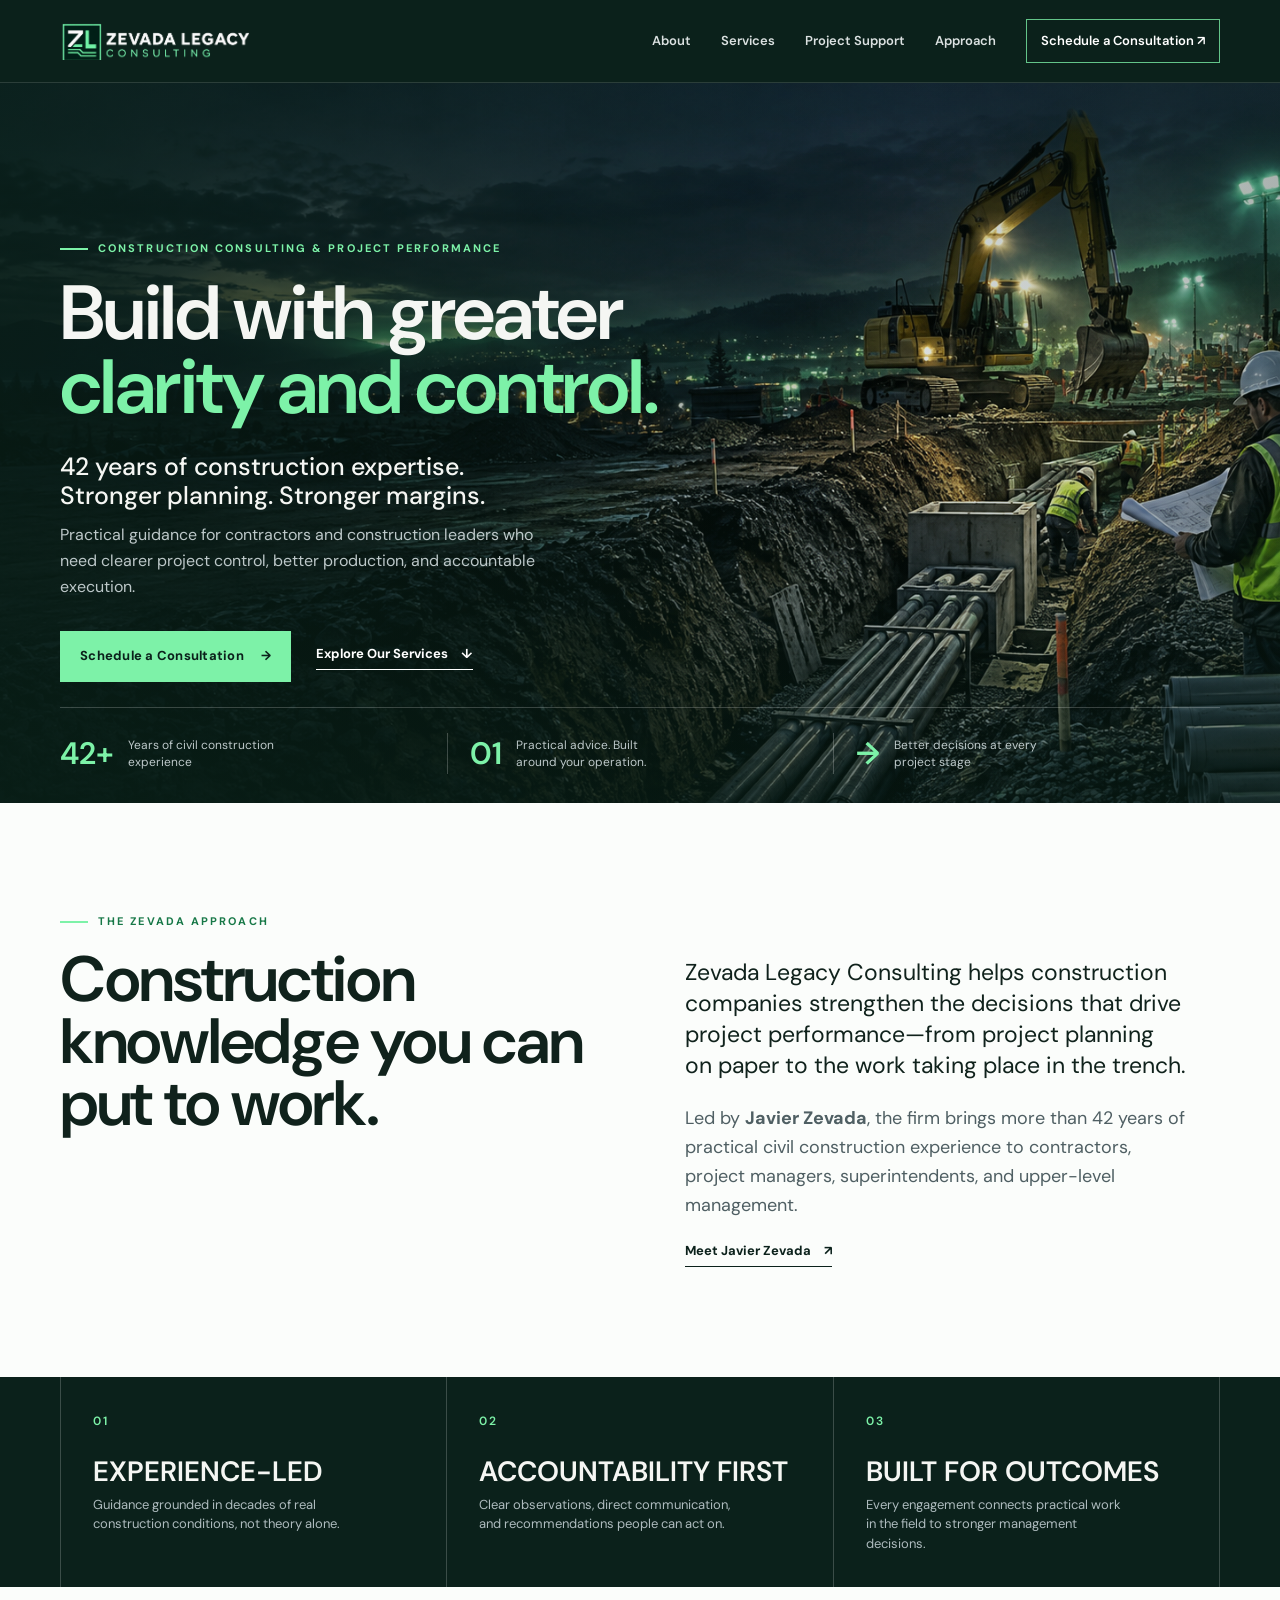
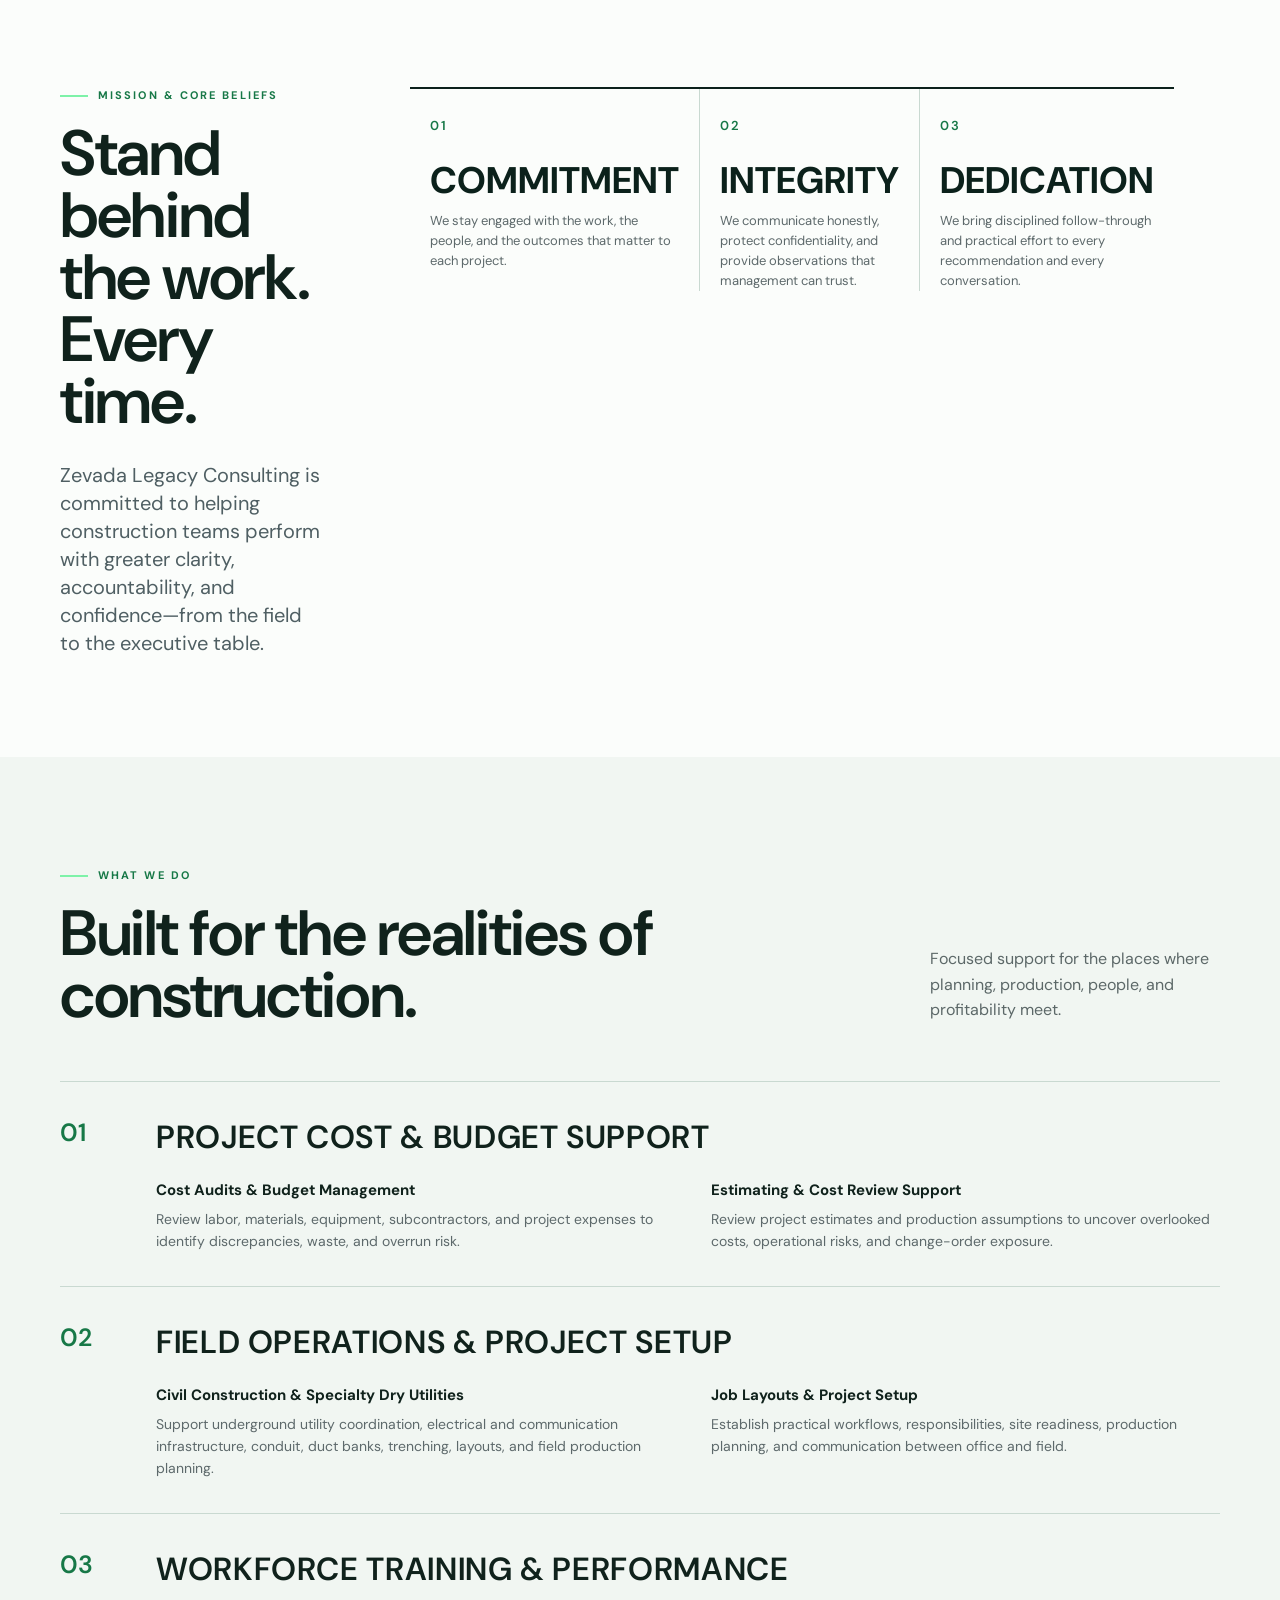
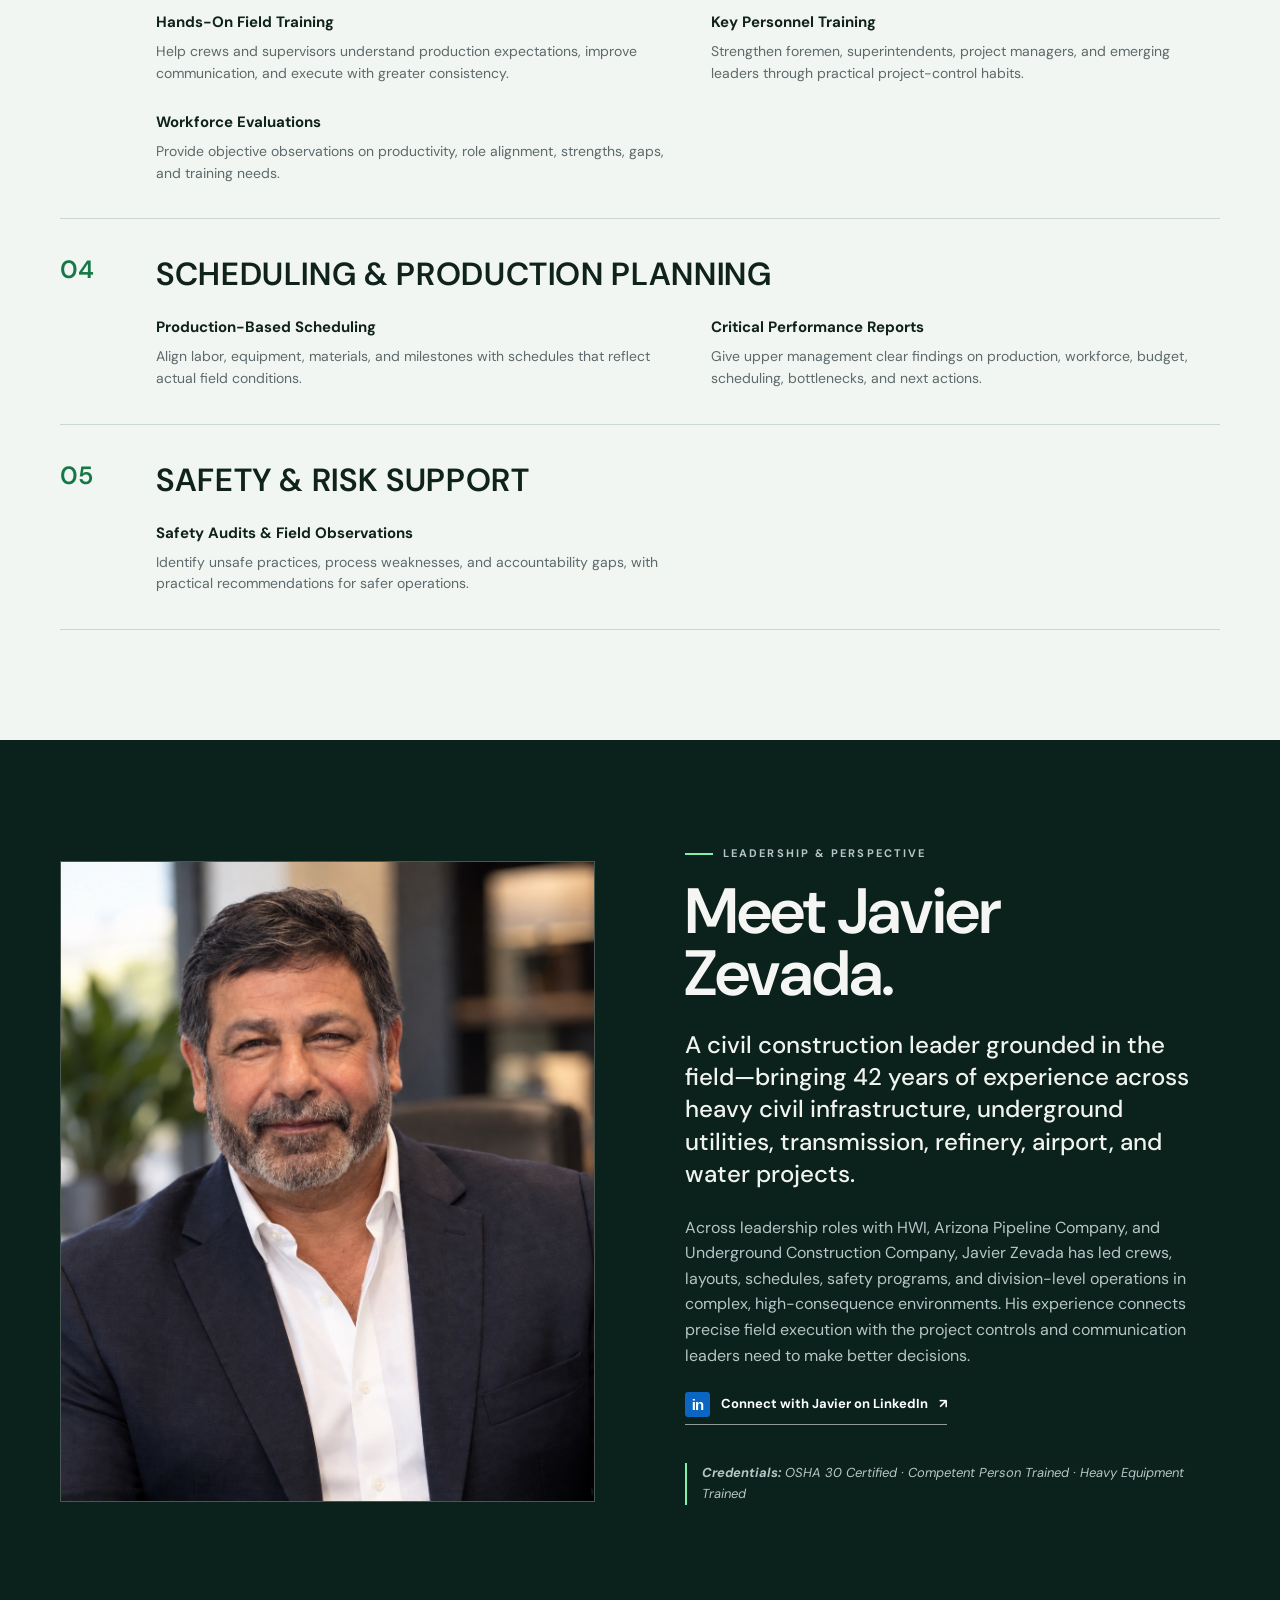
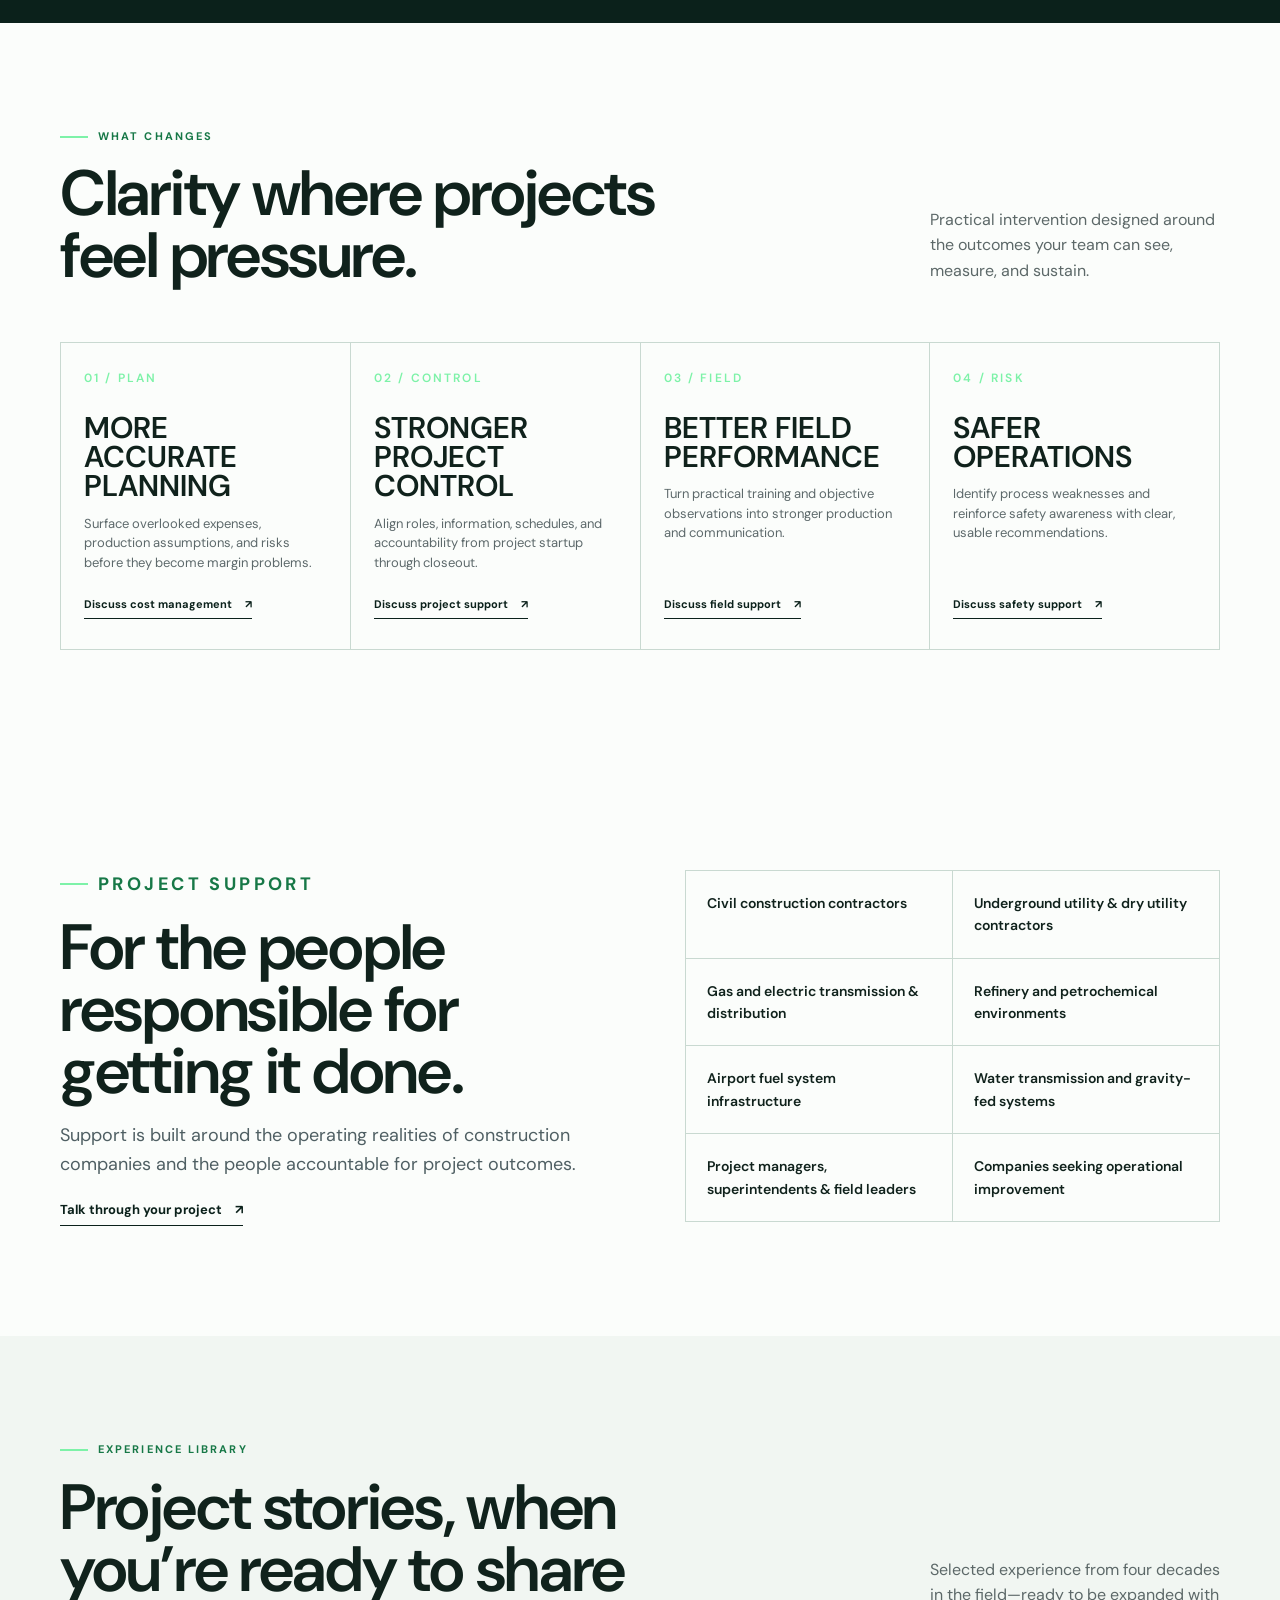
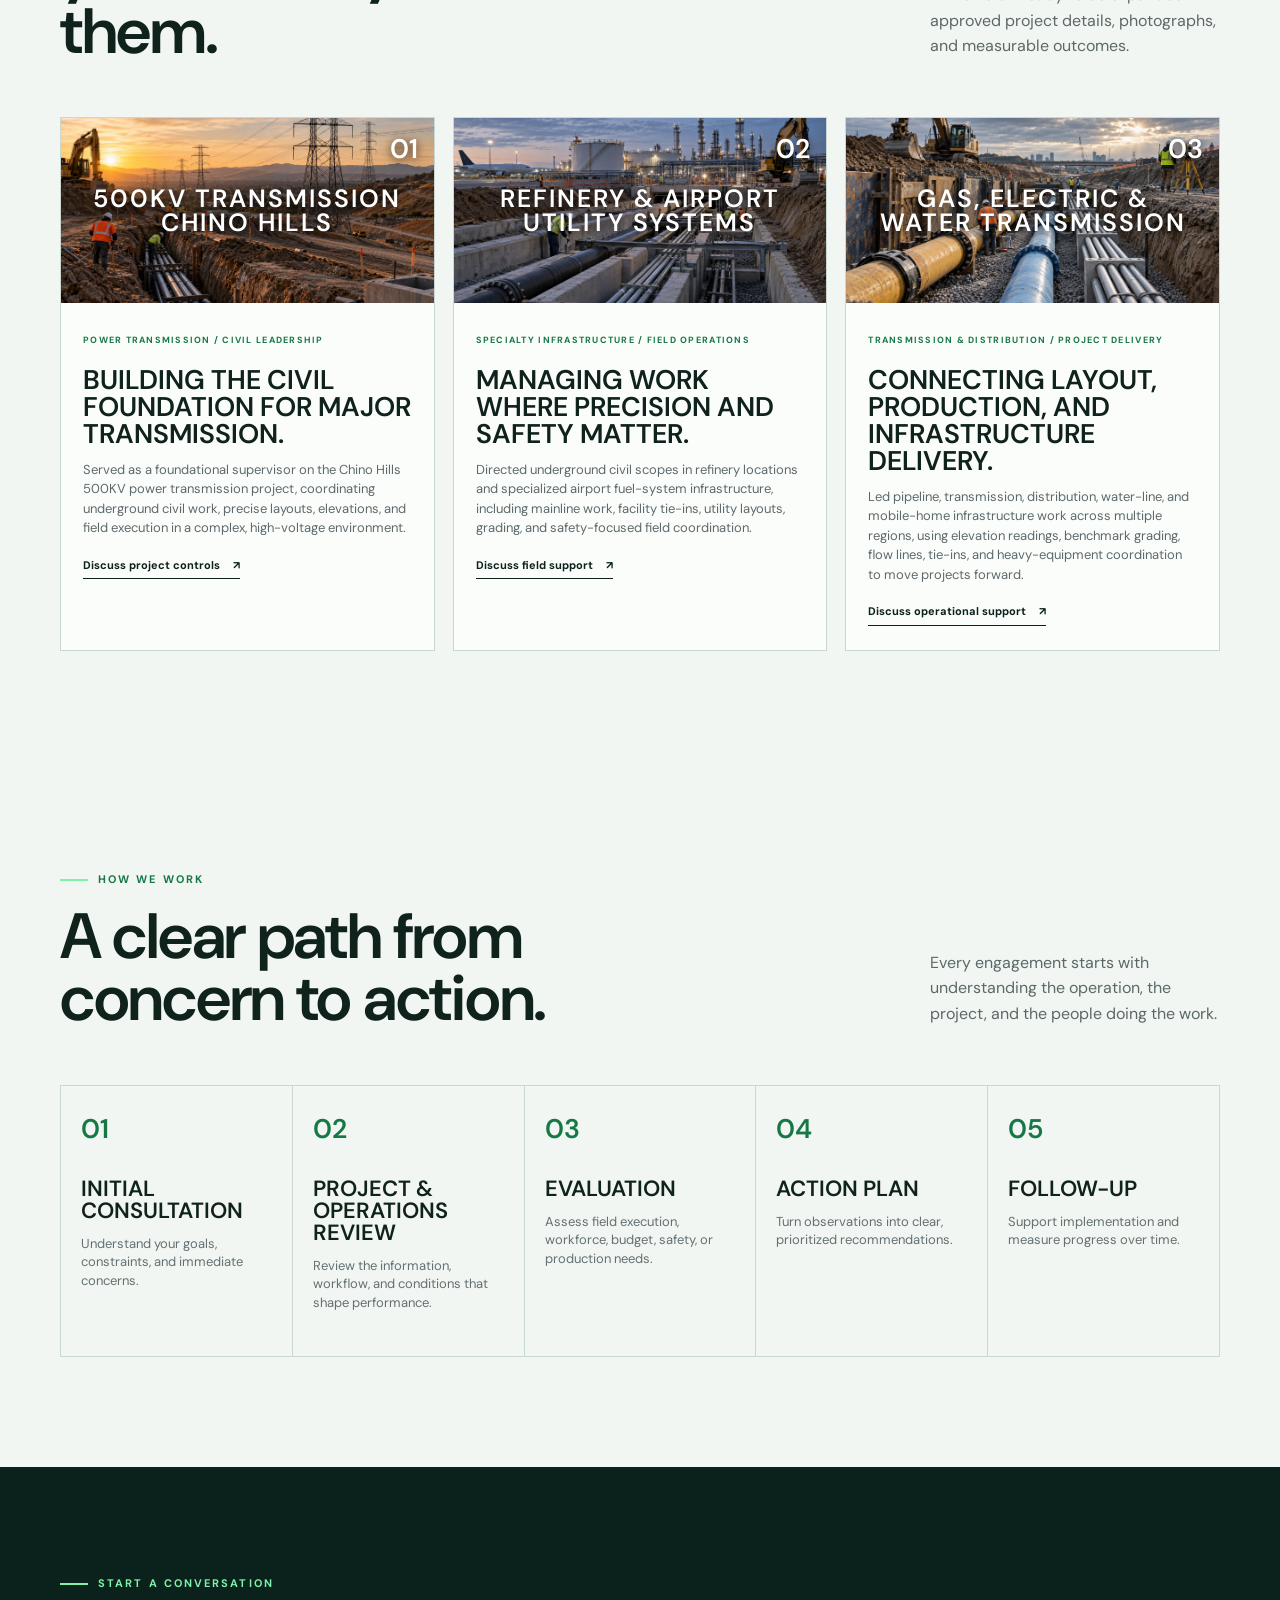
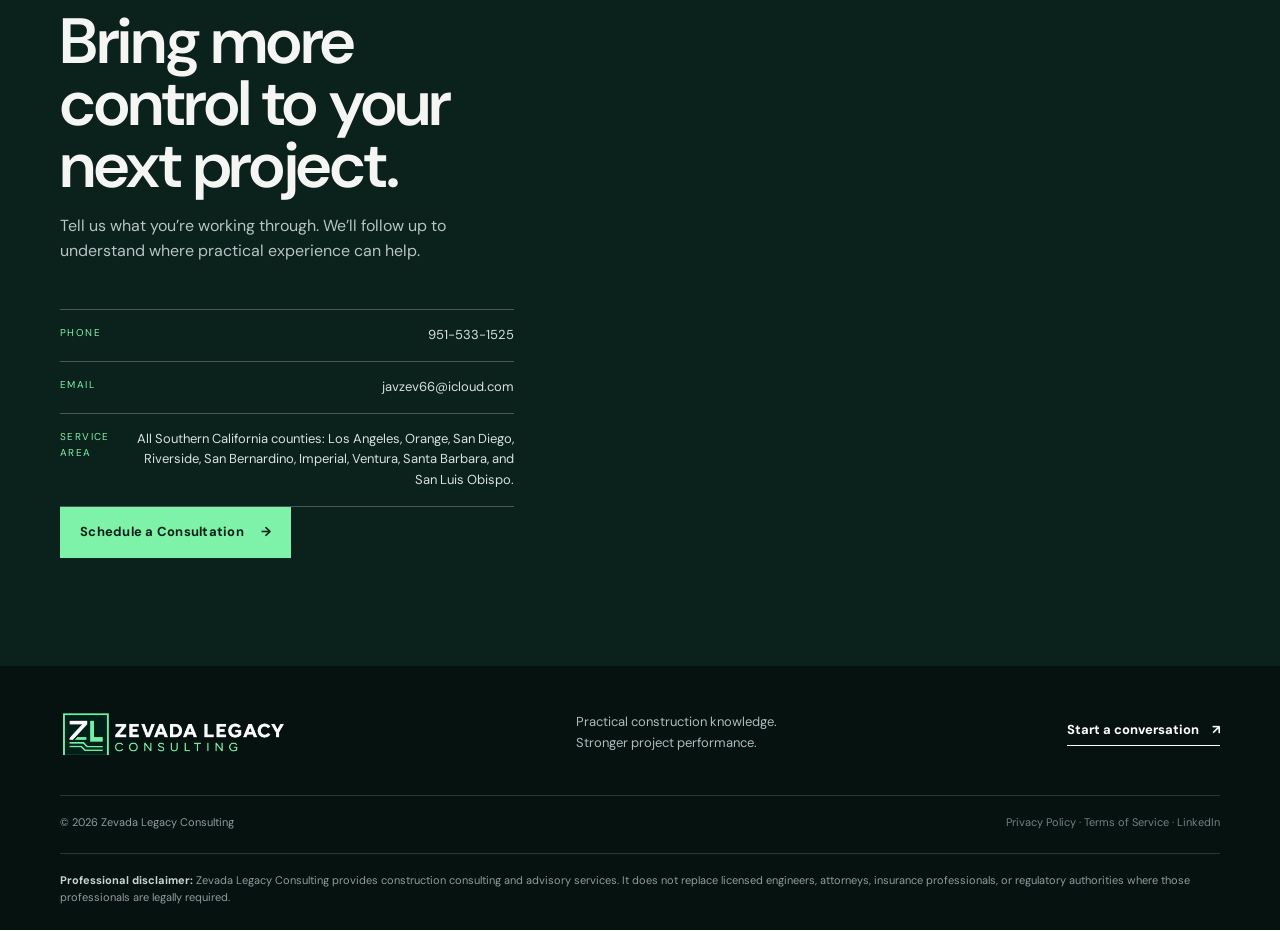
<file: index.html>
<!doctype html>
<html lang="en">
<head>
  <meta charset="UTF-8" />
  <meta name="viewport" content="width=device-width, initial-scale=1.0" />
  <meta name="description" content="Zevada Legacy Consulting provides practical civil construction consulting across cost audits, field training, project setup, scheduling, workforce evaluations, performance reporting, and safety audits." />
  <meta name="author" content="Zevada Legacy Consulting" />
  <meta name="robots" content="index, follow, max-image-preview:large" />
  <meta name="theme-color" content="#0b211b" />
  <meta property="og:title" content="Zevada Legacy Consulting | Construction Consulting &amp; Project Performance" />
  <meta property="og:description" content="Practical construction knowledge that improves project performance from the field to the executive level." />
  <meta property="og:type" content="website" />
  <meta property="og:url" content="https://zlegacyconsulting.com/" />
  <meta property="og:site_name" content="Zevada Legacy Consulting" />
  <meta property="og:locale" content="en_US" />
  <meta property="og:image" content="https://zlegacyconsulting.com/assets/hero-civil-construction.png" />
  <meta property="og:image:alt" content="Civil construction crew installing underground utility conduit beside an excavator at dusk" />
  <meta name="twitter:card" content="summary_large_image" />
  <meta name="twitter:title" content="Zevada Legacy Consulting | Construction Consulting &amp; Project Performance" />
  <meta name="twitter:description" content="Practical construction knowledge that improves project performance from the field to the executive level." />
  <meta name="twitter:image" content="https://zlegacyconsulting.com/assets/hero-civil-construction.png" />
  <link rel="canonical" href="https://zlegacyconsulting.com/" />
  <title>Zevada Legacy Consulting | Construction Consulting &amp; Project Performance</title>
  <link rel="preconnect" href="https://fonts.googleapis.com" />
  <link rel="preconnect" href="https://fonts.gstatic.com" crossorigin />
  <link href="https://fonts.googleapis.com/css2?family=Barlow+Condensed:wght@500;600;700&family=DM+Sans:wght@400;500;600;700&display=swap" rel="stylesheet" />
  <link rel="icon" href="assets/brand-monogram.png" type="image/png" />
  <link rel="apple-touch-icon" href="assets/brand-monogram.png" />
  <link rel="stylesheet" href="styles.css?v=20260922" />
  <script type="application/ld+json">
  {
    "@context": "https://schema.org",
    "@type": "ProfessionalService",
    "name": "Zevada Legacy Consulting",
    "url": "https://zlegacyconsulting.com/",
    "logo": "https://zlegacyconsulting.com/assets/brand-wordmark.png",
    "image": "https://zlegacyconsulting.com/assets/hero-civil-construction.png",
    "description": "Practical civil construction consulting for stronger project performance.",
    "founder": {"@type": "Person", "name": "Javier Zevada"},
    "serviceType": ["Construction consulting", "Project performance consulting", "Safety audits"]
  }
  </script>
</head>
<body>
  <a class="skip-link" href="#main-content">Skip to content</a>
  <header class="site-header" id="top">
    <div class="container nav-wrap">
      <a class="brand" href="#top" aria-label="Zevada Legacy Consulting home">
        <img class="brand-wordmark" src="assets/brand-wordmark.png" alt="Zevada Legacy Consulting" />
      </a>
      <button class="menu-toggle" aria-expanded="false" aria-controls="site-nav"><span></span><span></span><span></span><b class="sr-only">Menu</b></button>
      <nav id="site-nav" aria-label="Primary navigation">
        <a href="#about">About</a>
        <a href="#services">Services</a>
        <a href="#industries">Project Support</a>
        <a href="#process">Approach</a>
        <button class="nav-cta" type="button" data-booking-trigger aria-haspopup="dialog">Schedule a Consultation <span aria-hidden="true">↗</span></button>
      </nav>
    </div>
  </header>

  <main id="main-content">
    <section class="hero section-dark">
      <div class="hero-background">
        <img src="assets/hero-civil-construction.png" alt="Civil construction crew installing underground utility conduit beside an excavator at dusk" />
      </div>
      <div class="container hero-layout">
        <div class="hero-copy">
          <p class="eyebrow"><span></span> Construction consulting &amp; project performance</p>
          <h1>Build with greater <em>clarity and control.</em></h1>
          <p class="hero-lede">42 years of construction expertise. Stronger planning. Stronger margins.</p>
          <p class="hero-body">Practical guidance for contractors and construction leaders who need clearer project control, better production, and accountable execution.</p>
          <div class="hero-actions"><button class="button button-accent booking-trigger" type="button" data-booking-trigger aria-haspopup="dialog">Schedule a Consultation <span aria-hidden="true">→</span></button><a class="text-link light" href="#services">Explore Our Services <span aria-hidden="true">↓</span></a></div>
        </div>
      </div>
      <div class="container experience-strip"><div><b>42+</b><span>Years of civil construction experience</span></div><div><b>01</b><span>Practical advice. Built around your operation.</span></div><div><b>→</b><span>Better decisions at every project stage</span></div></div>
    </section>

    <section class="intro section-light" id="about">
      <div class="container split-layout">
        <div><p class="eyebrow dark"><span></span> The Zevada approach</p><h2>Construction knowledge you can put to work.</h2></div>
        <div class="intro-copy"><p>Zevada Legacy Consulting helps construction companies strengthen the decisions that drive project performance—from project planning on paper to the work taking place in the trench.</p><p>Led by <strong>Javier Zevada</strong>, the firm brings more than 42 years of practical civil construction experience to contractors, project managers, superintendents, and upper-level management.</p><a class="text-link" href="#javier">Meet Javier Zevada <span aria-hidden="true">↗</span></a></div>
      </div>
    </section>

    <section class="principles section-dark" aria-label="Engagement principles">
      <div class="container principle-grid">
        <article><span class="principle-index">01</span><h3>Experience-led</h3><p>Guidance grounded in decades of real construction conditions, not theory alone.</p></article>
        <article><span class="principle-index">02</span><h3>Accountability first</h3><p>Clear observations, direct communication, and recommendations people can act on.</p></article>
        <article><span class="principle-index">03</span><h3>Built for outcomes</h3><p>Every engagement connects practical work in the field to stronger management decisions.</p></article>
      </div>
    </section>

    <section class="mission section-light" id="mission">
      <div class="container mission-layout">
        <div>
          <p class="eyebrow dark"><span></span> Mission &amp; core beliefs</p>
          <h2>Stand behind the work. Every time.</h2>
          <p class="mission-lede">Zevada Legacy Consulting is committed to helping construction teams perform with greater clarity, accountability, and confidence—from the field to the executive table.</p>
        </div>
        <div class="belief-grid">
          <article><span>01</span><h3>Commitment</h3><p>We stay engaged with the work, the people, and the outcomes that matter to each project.</p></article>
          <article><span>02</span><h3>Integrity</h3><p>We communicate honestly, protect confidentiality, and provide observations that management can trust.</p></article>
          <article><span>03</span><h3>Dedication</h3><p>We bring disciplined follow-through and practical effort to every recommendation and every conversation.</p></article>
        </div>
      </div>
    </section>

    <section class="services section-sand" id="services">
      <div class="container"><div class="section-heading"><div><p class="eyebrow dark"><span></span> What we do</p><h2>Built for the realities of construction.</h2></div><p>Focused support for the places where planning, production, people, and profitability meet.</p></div>
        <div class="service-groups">
          <article class="service-group"><div class="group-number">01</div><div><h3>Project cost &amp; budget support</h3><div class="service-list"><div><h4>Cost Audits &amp; Budget Management</h4><p>Review labor, materials, equipment, subcontractors, and project expenses to identify discrepancies, waste, and overrun risk.</p></div><div><h4>Estimating &amp; Cost Review Support</h4><p>Review project estimates and production assumptions to uncover overlooked costs, operational risks, and change-order exposure.</p></div></div></div></article>
          <article class="service-group"><div class="group-number">02</div><div><h3>Field operations &amp; project setup</h3><div class="service-list"><div><h4>Civil Construction &amp; Specialty Dry Utilities</h4><p>Support underground utility coordination, electrical and communication infrastructure, conduit, duct banks, trenching, layouts, and field production planning.</p></div><div><h4>Job Layouts &amp; Project Setup</h4><p>Establish practical workflows, responsibilities, site readiness, production planning, and communication between office and field.</p></div></div></div></article>
          <article class="service-group"><div class="group-number">03</div><div><h3>Workforce training &amp; performance</h3><div class="service-list"><div><h4>Hands-On Field Training</h4><p>Help crews and supervisors understand production expectations, improve communication, and execute with greater consistency.</p></div><div><h4>Key Personnel Training</h4><p>Strengthen foremen, superintendents, project managers, and emerging leaders through practical project-control habits.</p></div><div><h4>Workforce Evaluations</h4><p>Provide objective observations on productivity, role alignment, strengths, gaps, and training needs.</p></div></div></div></article>
          <article class="service-group"><div class="group-number">04</div><div><h3>Scheduling &amp; production planning</h3><div class="service-list"><div><h4>Production-Based Scheduling</h4><p>Align labor, equipment, materials, and milestones with schedules that reflect actual field conditions.</p></div><div><h4>Critical Performance Reports</h4><p>Give upper management clear findings on production, workforce, budget, scheduling, bottlenecks, and next actions.</p></div></div></div></article>
          <article class="service-group"><div class="group-number">05</div><div><h3>Safety &amp; risk support</h3><div class="service-list"><div><h4>Safety Audits &amp; Field Observations</h4><p>Identify unsafe practices, process weaknesses, and accountability gaps, with practical recommendations for safer operations.</p></div></div></div></article>
        </div>
      </div>
    </section>

    <section class="javier section-dark" id="javier"><div class="container split-layout"><div class="portrait-placeholder"><img class="portrait-photo" src="assets/javier-zevada.jpg" alt="Javier Zevada, founder of Zevada Legacy Consulting" /></div><div><p class="eyebrow"><span></span> Leadership &amp; perspective</p><h2>Meet Javier Zevada.</h2><p class="large-copy">A civil construction leader grounded in the field—bringing 42 years of experience across heavy civil infrastructure, underground utilities, transmission, refinery, airport, and water projects.</p><p>Across leadership roles with HWI, Arizona Pipeline Company, and Underground Construction Company, Javier Zevada has led crews, layouts, schedules, safety programs, and division-level operations in complex, high-consequence environments. His experience connects precise field execution with the project controls and communication leaders need to make better decisions.</p><a class="social-link" href="https://www.linkedin.com/in/javier-a-zevada-a259bb336/" target="_blank" rel="noopener noreferrer" aria-label="View Javier Zevada on LinkedIn"><span class="linkedin-icon" aria-hidden="true">in</span><span>Connect with Javier on LinkedIn</span><span aria-hidden="true">↗</span></a><p class="placeholder-note"><strong>Credentials:</strong> OSHA 30 Certified · Competent Person Trained · Heavy Equipment Trained</p></div></div></section>

    <section class="outcomes section-light"><div class="container"><div class="section-heading"><div><p class="eyebrow dark"><span></span> What changes</p><h2>Clarity where projects feel pressure.</h2></div><p>Practical intervention designed around the outcomes your team can see, measure, and sustain.</p></div><div class="outcome-grid"><article><span>01 / PLAN</span><h3>More accurate planning</h3><p>Surface overlooked expenses, production assumptions, and risks before they become margin problems.</p><a class="text-link" href="#contact">Discuss cost management <span aria-hidden="true">↗</span></a></article><article><span>02 / CONTROL</span><h3>Stronger project control</h3><p>Align roles, information, schedules, and accountability from project startup through closeout.</p><a class="text-link" href="#contact">Discuss project support <span aria-hidden="true">↗</span></a></article><article><span>03 / FIELD</span><h3>Better field performance</h3><p>Turn practical training and objective observations into stronger production and communication.</p><a class="text-link" href="#contact">Discuss field support <span aria-hidden="true">↗</span></a></article><article><span>04 / RISK</span><h3>Safer operations</h3><p>Identify process weaknesses and reinforce safety awareness with clear, usable recommendations.</p><a class="text-link" href="#contact">Discuss safety support <span aria-hidden="true">↗</span></a></article></div></div></section>

    <section class="industries section-light" id="industries"><div class="container split-layout"><div><p class="eyebrow dark"><span></span> Project support</p><h2>For the people responsible for getting it done.</h2><p>Support is built around the operating realities of construction companies and the people accountable for project outcomes.</p><a class="text-link" href="#contact">Talk through your project <span aria-hidden="true">↗</span></a></div><div class="support-grid"><span>Civil construction contractors</span><span>Underground utility &amp; dry utility contractors</span><span>Gas and electric transmission &amp; distribution</span><span>Refinery and petrochemical environments</span><span>Airport fuel system infrastructure</span><span>Water transmission and gravity-fed systems</span><span>Project managers, superintendents &amp; field leaders</span><span>Companies seeking operational improvement</span></div></div></section>

    <section class="experience section-sand"><div class="container"><div class="section-heading"><div><p class="eyebrow dark"><span></span> Experience library</p><h2>Project stories, when you’re ready to share them.</h2></div><p>Selected experience from four decades in the field—ready to be expanded with approved project details, photographs, and measurable outcomes.</p></div><div class="story-grid"><article class="story-card"><div class="story-image"><img src="assets/experience-500kv-transmission.png" alt="Underground utility construction beneath high-voltage transmission towers in Chino Hills" /><span>500KV TRANSMISSION<br />CHINO HILLS</span><b>01</b></div><div class="story-copy"><small>POWER TRANSMISSION / CIVIL LEADERSHIP</small><h3>Building the civil foundation for major transmission.</h3><p>Served as a foundational supervisor on the Chino Hills 500KV power transmission project, coordinating underground civil work, precise layouts, elevations, and field execution in a complex, high-voltage environment.</p><a href="#contact" class="text-link">Discuss project controls <span aria-hidden="true">↗</span></a></div></article><article class="story-card"><div class="story-image"><img src="assets/experience-airport-refinery.png" alt="Underground fuel and utility infrastructure work beside an airport and refinery" /><span>REFINERY &amp; AIRPORT<br />UTILITY SYSTEMS</span><b>02</b></div><div class="story-copy"><small>SPECIALTY INFRASTRUCTURE / FIELD OPERATIONS</small><h3>Managing work where precision and safety matter.</h3><p>Directed underground civil scopes in refinery locations and specialized airport fuel-system infrastructure, including mainline work, facility tie-ins, utility layouts, grading, and safety-focused field coordination.</p><a href="#contact" class="text-link">Discuss field support <span aria-hidden="true">↗</span></a></div></article><article class="story-card"><div class="story-image"><img src="assets/experience-transmission-utilities.png" alt="Gas, water, and electrical utility infrastructure installed in a coordinated corridor" /><span>GAS, ELECTRIC &amp;<br />WATER TRANSMISSION</span><b>03</b></div><div class="story-copy"><small>TRANSMISSION &amp; DISTRIBUTION / PROJECT DELIVERY</small><h3>Connecting layout, production, and infrastructure delivery.</h3><p>Led pipeline, transmission, distribution, water-line, and mobile-home infrastructure work across multiple regions, using elevation readings, benchmark grading, flow lines, tie-ins, and heavy-equipment coordination to move projects forward.</p><a href="#contact" class="text-link">Discuss operational support <span aria-hidden="true">↗</span></a></div></article></div></div></section>

    <section class="process section-sand" id="process"><div class="container"><div class="section-heading"><div><p class="eyebrow dark"><span></span> How we work</p><h2>A clear path from concern to action.</h2></div><p>Every engagement starts with understanding the operation, the project, and the people doing the work.</p></div><ol class="process-grid"><li><span>01</span><h3>Initial consultation</h3><p>Understand your goals, constraints, and immediate concerns.</p></li><li><span>02</span><h3>Project &amp; operations review</h3><p>Review the information, workflow, and conditions that shape performance.</p></li><li><span>03</span><h3>Evaluation</h3><p>Assess field execution, workforce, budget, safety, or production needs.</p></li><li><span>04</span><h3>Action plan</h3><p>Turn observations into clear, prioritized recommendations.</p></li><li><span>05</span><h3>Follow-up</h3><p>Support implementation and measure progress over time.</p></li></ol></div></section>

    <section class="contact section-dark" id="contact"><div class="container contact-layout"><div><p class="eyebrow"><span></span> Start a conversation</p><h2>Bring more control to your next project.</h2><p>Tell us what you’re working through. We’ll follow up to understand where practical experience can help.</p><div class="contact-details"><div><small>PHONE</small><span>951-533-1525</span></div><div><small>EMAIL</small><span>javzev66@icloud.com</span></div><div><small>SERVICE AREA</small><span>All Southern California counties: Los Angeles, Orange, San Diego, Riverside, San Bernardino, Imperial, Ventura, Santa Barbara, and San Luis Obispo.</span></div></div><button class="button button-accent booking-trigger" type="button" data-booking-trigger aria-haspopup="dialog">Schedule a Consultation <span aria-hidden="true">→</span></button></div><div id="crm-form-J3r8"></div><script src="https://app.votel.ai/form-embed/v1.js"></script><script>CRMEmbed.createWidget("J3r8", { width: "100%", transparent: true });</script></div></section>
  </main>

  <footer class="site-footer"><div class="container footer-top"><a class="brand" href="#top"><img class="brand-wordmark" src="assets/brand-wordmark.png" alt="Zevada Legacy Consulting" /></a><p>Practical construction knowledge.<br />Stronger project performance.</p><a class="text-link light" href="#contact">Start a conversation <span aria-hidden="true">↗</span></a></div><div class="container footer-bottom"><span>© 2026 Zevada Legacy Consulting</span><span><a href="privacy-policy.html">Privacy Policy</a> · <a href="terms-of-service.html">Terms of Service</a> · <a href="https://www.linkedin.com/in/javier-a-zevada-a259bb336/" target="_blank" rel="noopener noreferrer">LinkedIn</a></span></div><div class="container disclaimer"><strong>Professional disclaimer:</strong> Zevada Legacy Consulting provides construction consulting and advisory services. It does not replace licensed engineers, attorneys, insurance professionals, or regulatory authorities where those professionals are legally required.</div></footer>
  <div id="booking-widget" class="booking-widget-host" aria-hidden="true"></div>
  <script src="config.js"></script>
  <script src="script.js"></script>
  <!-- Chat Widget -->
  <script>
    (function(w,d,s,l,i){
      w[l]=w[l]||[];
      w[l].config = {
        "id": "widget-1790100685748-wr3yvsxw4",
        "name": "Zevada Legacy Assistant",
        "theme": "dark",
        "enabled": true,
        "metadata": {},
        "position": "bottom-right",
        "fontSize": 15,
        "agentName": "Zevada Website Concierge",
        "avatarUrl": "/api/upload/573d19f6-d621-4ff8-b732-72a8bbd57e0f/image/3bca6a8b-e2f7-4c0f-bf77-418d4084c4f9.png",
        "chatWidth": "normal",
        "createdAt": "2026-09-22T18:11:25.748Z",
        "textColor": "#ffffff",
        "updatedAt": "2026-09-22T19:52:48.852Z",
        "buttonText": "Chat with Us",
        "fontFamily": "inherit",
        "widgetMode": "chat-voice",
        "companyName": "Zevada Legacy Consulting",
        "customCSS": "",
        "snapPadding": 0,
        "primaryColor": "#3dffb5",
        "targetDivId": "",
        "mountStrategy": "append",
        "snapToScreen": false,
        "placeholderText": "Chat with us ",
        "labelFontWeight": 700,
        "shortcutMessages": [],
        "customFontFamily": "",
        "customJavaScript": "",
        "gradientEndColor": "#16e395",
        "gradientStartColor": "#928b8b",
        "allowTranscriptToggle": true,
        "enableVisitorIdentity": true,
        "agentId": "91cada65-dcdb-40c0-ba6f-f6b77b2e58fb",
        "apiUrl": "https://app.nuerovas.com",
        "stid": "573d19f6-d621-4ff8-b732-72a8bbd57e0f"
      };
      var f=d.getElementsByTagName(s)[0],
      j=d.createElement(s);
      j.async=true;
      j.src='https://app.nuerovas.com/widget/embed.js?id='+i;
      f.parentNode.insertBefore(j,f);
    })(window,document,'script','VotelWidget','widget-1790100685748-wr3yvsxw4');
  </script>
  <!-- End Chat Widget -->
</body>
</html>
</file>
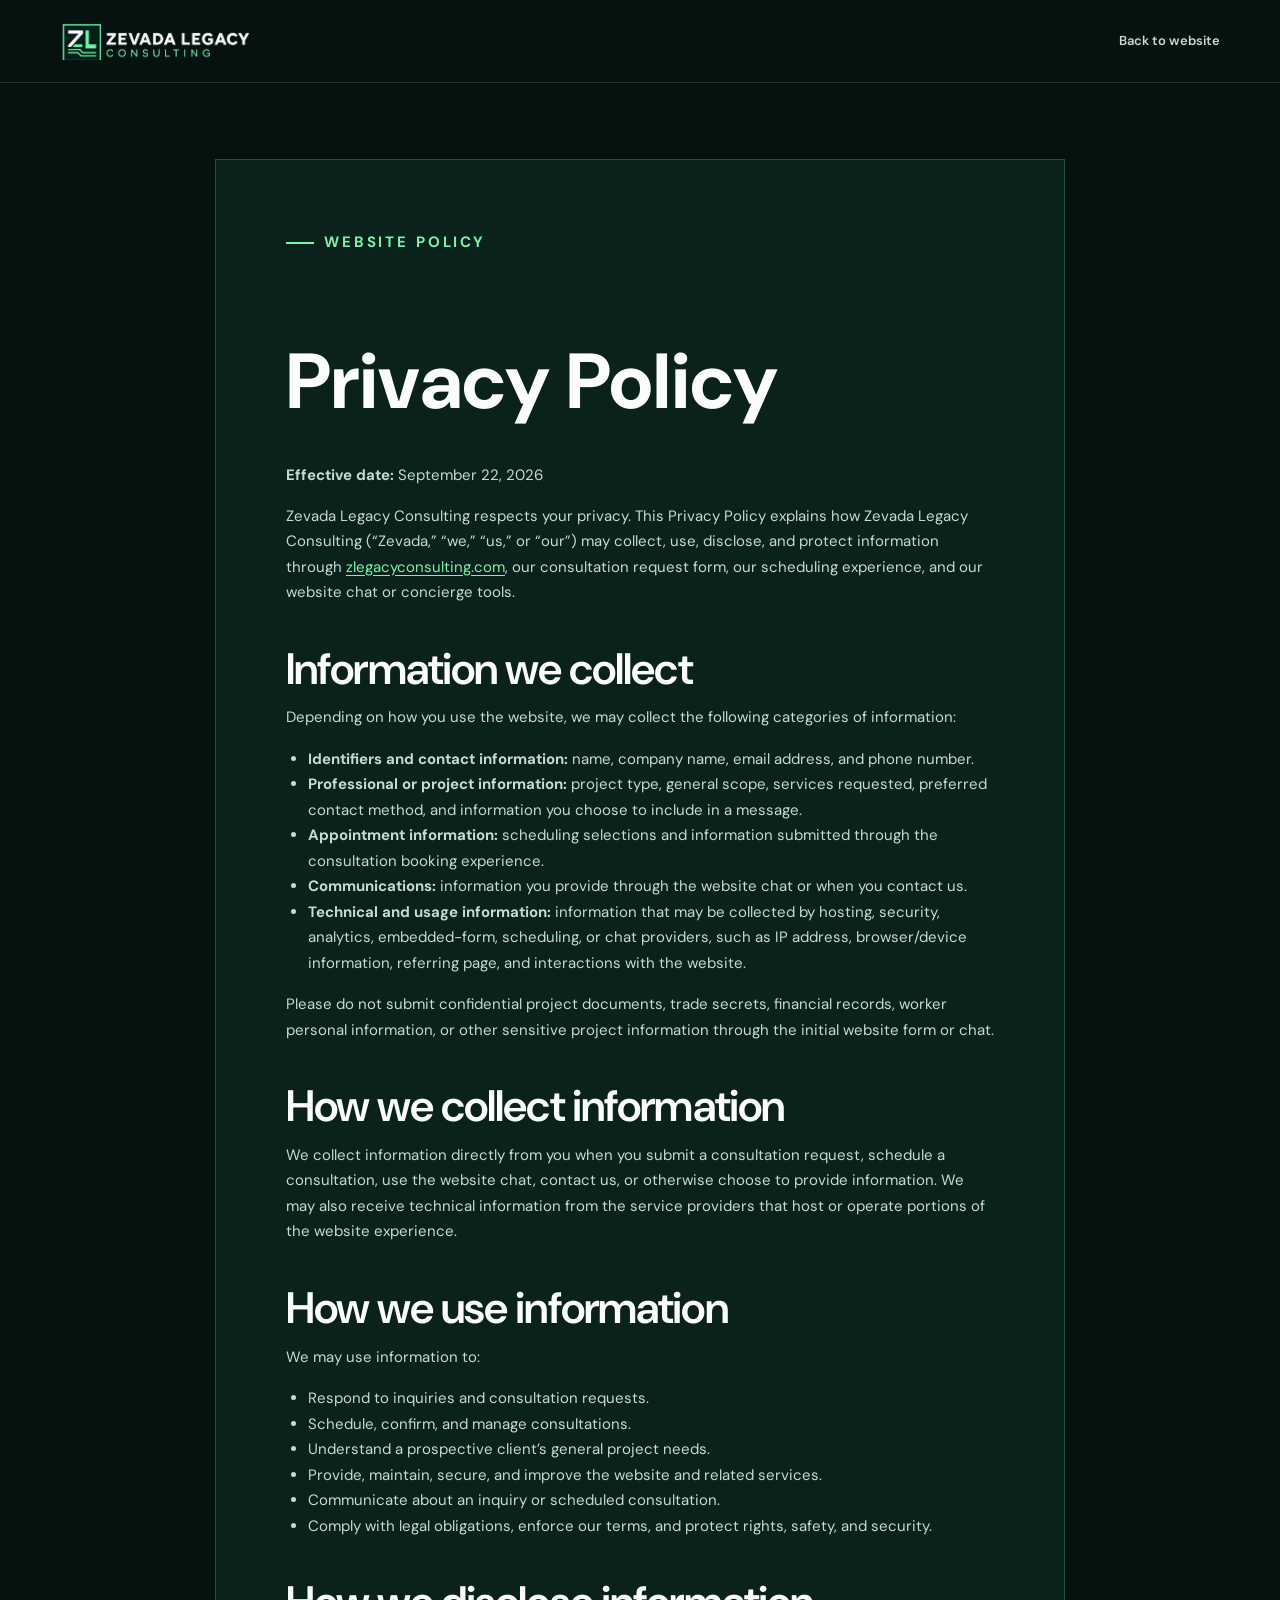
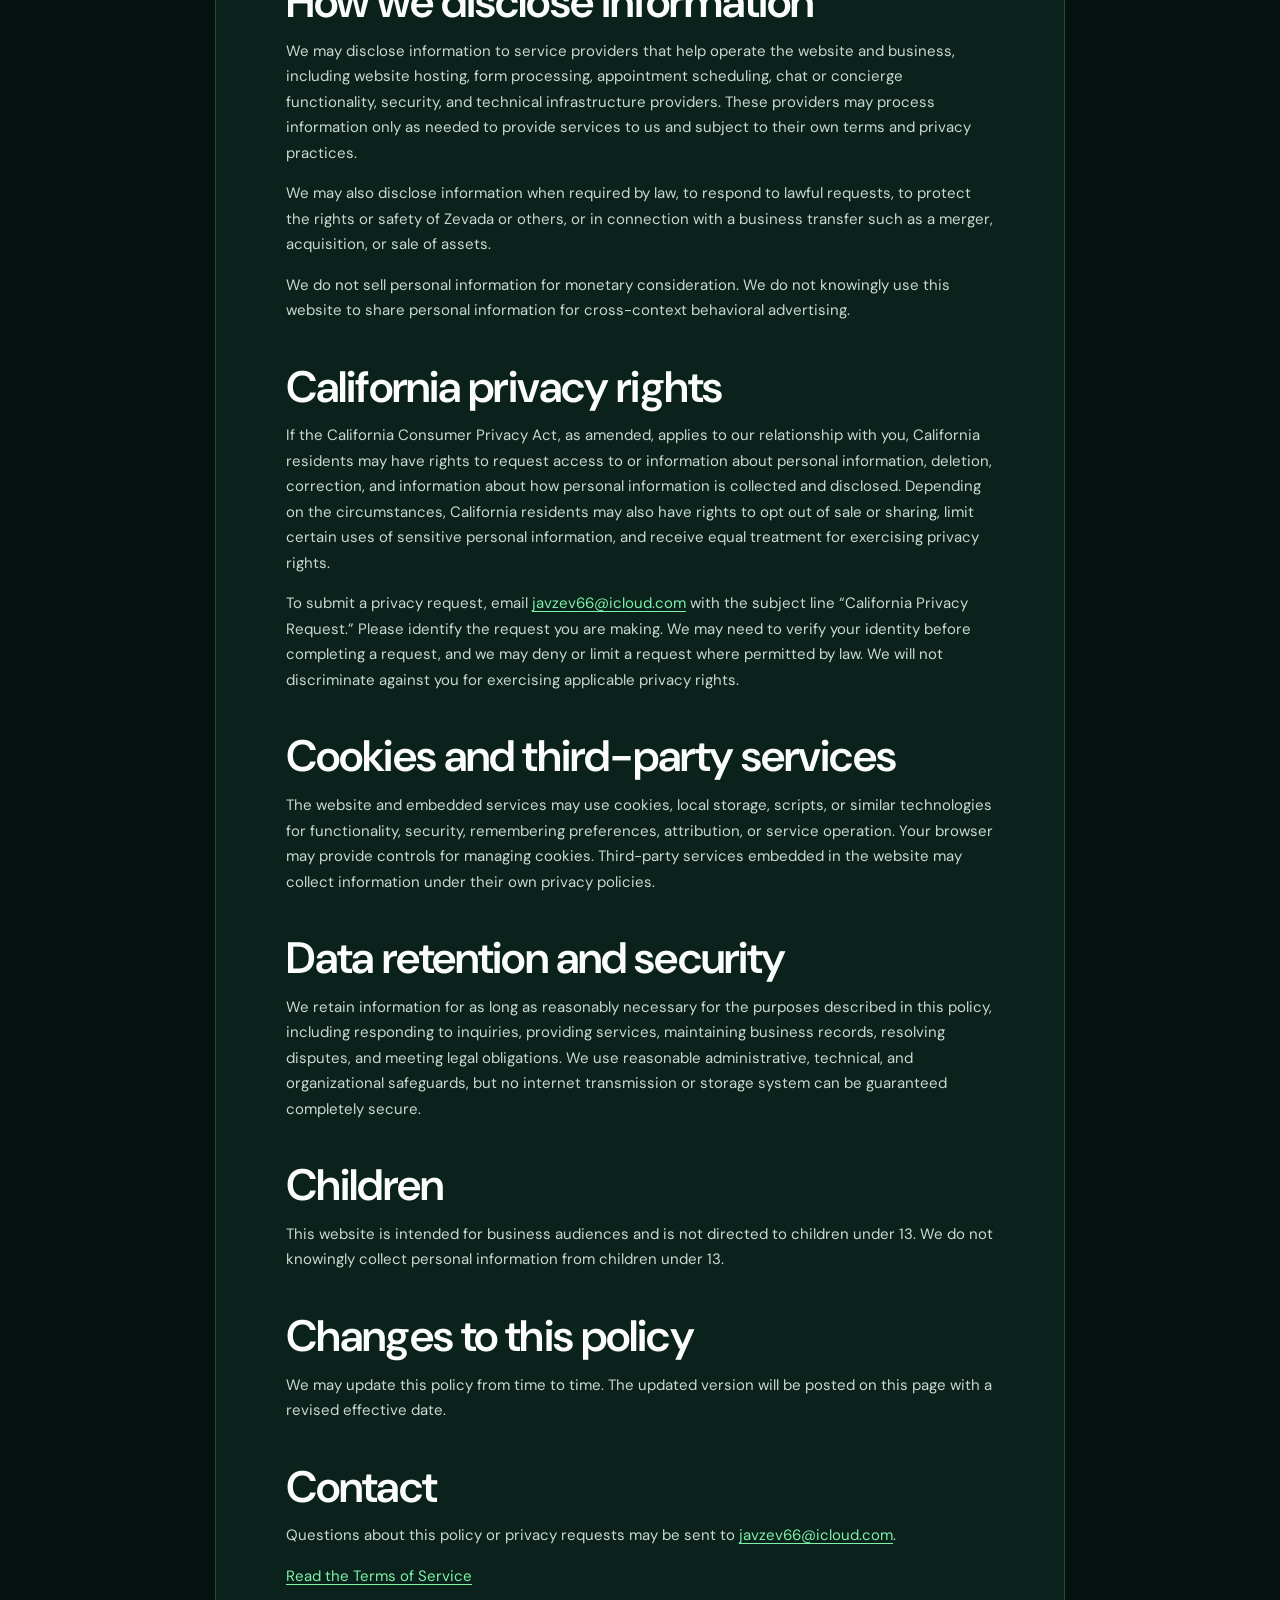
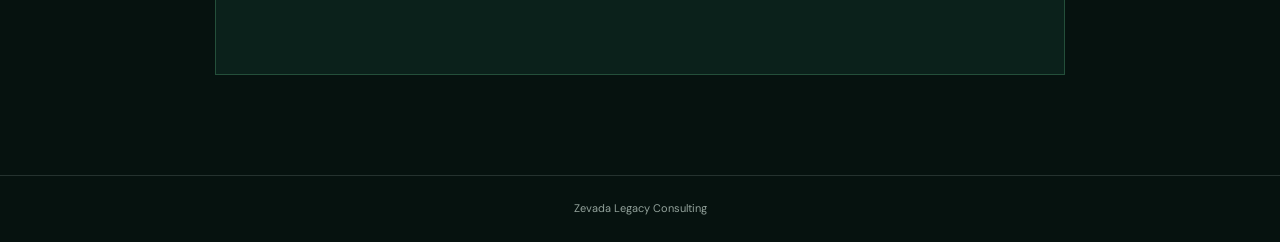
<file: privacy-policy.html>
<!doctype html>
<html lang="en">
<head>
  <meta charset="UTF-8" />
  <meta name="viewport" content="width=device-width, initial-scale=1.0" />
  <meta name="description" content="Privacy Policy for Zevada Legacy Consulting." />
  <link rel="canonical" href="https://zlegacyconsulting.com/privacy-policy.html" />
  <title>Privacy Policy | Zevada Legacy Consulting</title>
  <link rel="preconnect" href="https://fonts.googleapis.com" />
  <link rel="preconnect" href="https://fonts.gstatic.com" crossorigin />
  <link href="https://fonts.googleapis.com/css2?family=Barlow+Condensed:wght@500;600;700&family=DM+Sans:wght@400;500;600;700&display=swap" rel="stylesheet" />
  <link rel="icon" href="assets/brand-monogram.png" type="image/png" />
  <link rel="stylesheet" href="styles.css?v=20260922" />
  <style>
    .legal-page{background:#06120f;color:#fbfdfb}.legal-page .site-header{background:#06120f;border-bottom-color:rgba(201,217,209,.16)}.legal-page .brand-wordmark{max-width:210px;height:auto}.legal-page .nav-link{color:#c9d9d1;font-size:13px;font-weight:600}.legal-page .nav-link:hover,.legal-page .nav-link:focus-visible{color:#7df2a8}.legal-main{padding:76px 0 100px}.legal-card{max-width:850px;margin:0 auto;padding:clamp(30px,6vw,70px);background:#0b211b;border:1px solid rgba(125,242,168,.22)}.legal-card .eyebrow{color:#7df2a8}.legal-card .eyebrow span{background:#7df2a8}.legal-card h1{max-width:none;font-size:clamp(48px,7vw,78px);margin-bottom:18px}.legal-card h2{font-size:clamp(30px,4vw,44px);margin:42px 0 12px}.legal-card h3{font:600 24px/1 var(--display);margin:28px 0 10px}.legal-card p,.legal-card li{color:#c9d9d1;font-size:15px;line-height:1.7}.legal-card ul{padding-left:22px}.legal-card a{color:#7df2a8;text-decoration:underline;text-underline-offset:3px}.legal-card a:hover,.legal-card a:focus-visible{color:#fbfdfb}.legal-meta{color:#c9d9d1;font-size:13px}.legal-footer{padding:24px 0;border-top:1px solid rgba(201,217,209,.16);color:rgba(201,217,209,.72);font-size:11px;text-align:center}.legal-page a:focus-visible{outline:3px solid #7df2a8;outline-offset:4px}@media(max-width:600px){.legal-main{padding:40px 0 60px}.legal-card{padding:32px 22px}.legal-card p,.legal-card li{font-size:14px}}
  </style>
</head>
<body class="legal-page">
  <header class="site-header">
    <div class="container nav-wrap">
      <a class="brand" href="/" aria-label="Zevada Legacy Consulting home"><img class="brand-wordmark" src="assets/brand-wordmark.png" alt="Zevada Legacy Consulting" /></a>
      <a class="nav-link" href="/">Back to website</a>
    </div>
  </header>

  <main class="legal-main">
    <article class="legal-card">
      <p class="eyebrow"><span></span> Website policy</p>
      <h1>Privacy Policy</h1>
      <p class="legal-meta"><strong>Effective date:</strong> September 22, 2026</p>

      <p>Zevada Legacy Consulting respects your privacy. This Privacy Policy explains how Zevada Legacy Consulting (“Zevada,” “we,” “us,” or “our”) may collect, use, disclose, and protect information through <a href="https://zlegacyconsulting.com/">zlegacyconsulting.com</a>, our consultation request form, our scheduling experience, and our website chat or concierge tools.</p>

      <h2>Information we collect</h2>
      <p>Depending on how you use the website, we may collect the following categories of information:</p>
      <ul>
        <li><strong>Identifiers and contact information:</strong> name, company name, email address, and phone number.</li>
        <li><strong>Professional or project information:</strong> project type, general scope, services requested, preferred contact method, and information you choose to include in a message.</li>
        <li><strong>Appointment information:</strong> scheduling selections and information submitted through the consultation booking experience.</li>
        <li><strong>Communications:</strong> information you provide through the website chat or when you contact us.</li>
        <li><strong>Technical and usage information:</strong> information that may be collected by hosting, security, analytics, embedded-form, scheduling, or chat providers, such as IP address, browser/device information, referring page, and interactions with the website.</li>
      </ul>
      <p>Please do not submit confidential project documents, trade secrets, financial records, worker personal information, or other sensitive project information through the initial website form or chat.</p>

      <h2>How we collect information</h2>
      <p>We collect information directly from you when you submit a consultation request, schedule a consultation, use the website chat, contact us, or otherwise choose to provide information. We may also receive technical information from the service providers that host or operate portions of the website experience.</p>

      <h2>How we use information</h2>
      <p>We may use information to:</p>
      <ul>
        <li>Respond to inquiries and consultation requests.</li>
        <li>Schedule, confirm, and manage consultations.</li>
        <li>Understand a prospective client’s general project needs.</li>
        <li>Provide, maintain, secure, and improve the website and related services.</li>
        <li>Communicate about an inquiry or scheduled consultation.</li>
        <li>Comply with legal obligations, enforce our terms, and protect rights, safety, and security.</li>
      </ul>

      <h2>How we disclose information</h2>
      <p>We may disclose information to service providers that help operate the website and business, including website hosting, form processing, appointment scheduling, chat or concierge functionality, security, and technical infrastructure providers. These providers may process information only as needed to provide services to us and subject to their own terms and privacy practices.</p>
      <p>We may also disclose information when required by law, to respond to lawful requests, to protect the rights or safety of Zevada or others, or in connection with a business transfer such as a merger, acquisition, or sale of assets.</p>
      <p>We do not sell personal information for monetary consideration. We do not knowingly use this website to share personal information for cross-context behavioral advertising.</p>

      <h2>California privacy rights</h2>
      <p>If the California Consumer Privacy Act, as amended, applies to our relationship with you, California residents may have rights to request access to or information about personal information, deletion, correction, and information about how personal information is collected and disclosed. Depending on the circumstances, California residents may also have rights to opt out of sale or sharing, limit certain uses of sensitive personal information, and receive equal treatment for exercising privacy rights.</p>
      <p>To submit a privacy request, email <a href="mailto:javzev66@icloud.com">javzev66@icloud.com</a> with the subject line “California Privacy Request.” Please identify the request you are making. We may need to verify your identity before completing a request, and we may deny or limit a request where permitted by law. We will not discriminate against you for exercising applicable privacy rights.</p>

      <h2>Cookies and third-party services</h2>
      <p>The website and embedded services may use cookies, local storage, scripts, or similar technologies for functionality, security, remembering preferences, attribution, or service operation. Your browser may provide controls for managing cookies. Third-party services embedded in the website may collect information under their own privacy policies.</p>

      <h2>Data retention and security</h2>
      <p>We retain information for as long as reasonably necessary for the purposes described in this policy, including responding to inquiries, providing services, maintaining business records, resolving disputes, and meeting legal obligations. We use reasonable administrative, technical, and organizational safeguards, but no internet transmission or storage system can be guaranteed completely secure.</p>

      <h2>Children</h2>
      <p>This website is intended for business audiences and is not directed to children under 13. We do not knowingly collect personal information from children under 13.</p>

      <h2>Changes to this policy</h2>
      <p>We may update this policy from time to time. The updated version will be posted on this page with a revised effective date.</p>

      <h2>Contact</h2>
      <p>Questions about this policy or privacy requests may be sent to <a href="mailto:javzev66@icloud.com">javzev66@icloud.com</a>.</p>

      <p><a href="terms-of-service.html">Read the Terms of Service</a></p>
    </article>
  </main>

  <footer class="legal-footer"><div class="container">Zevada Legacy Consulting</div></footer>
</body>
</html>
</file>
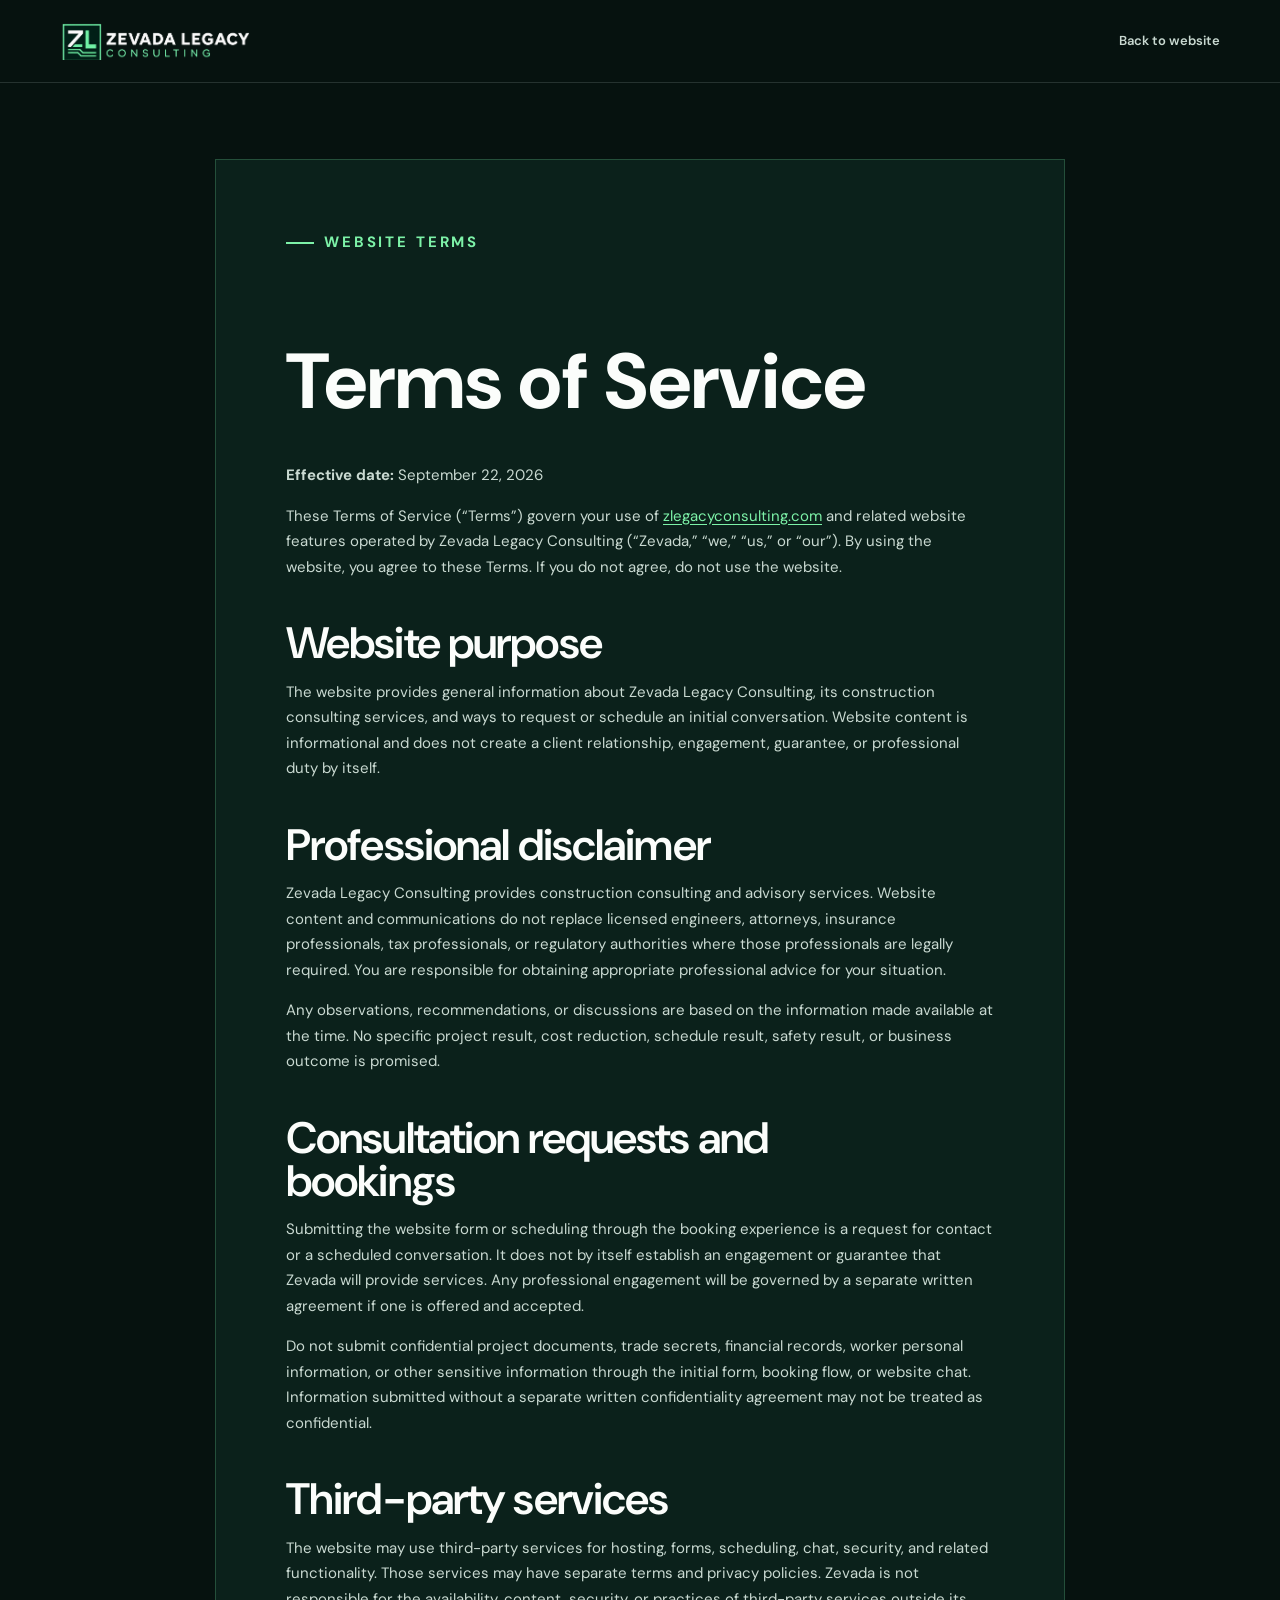
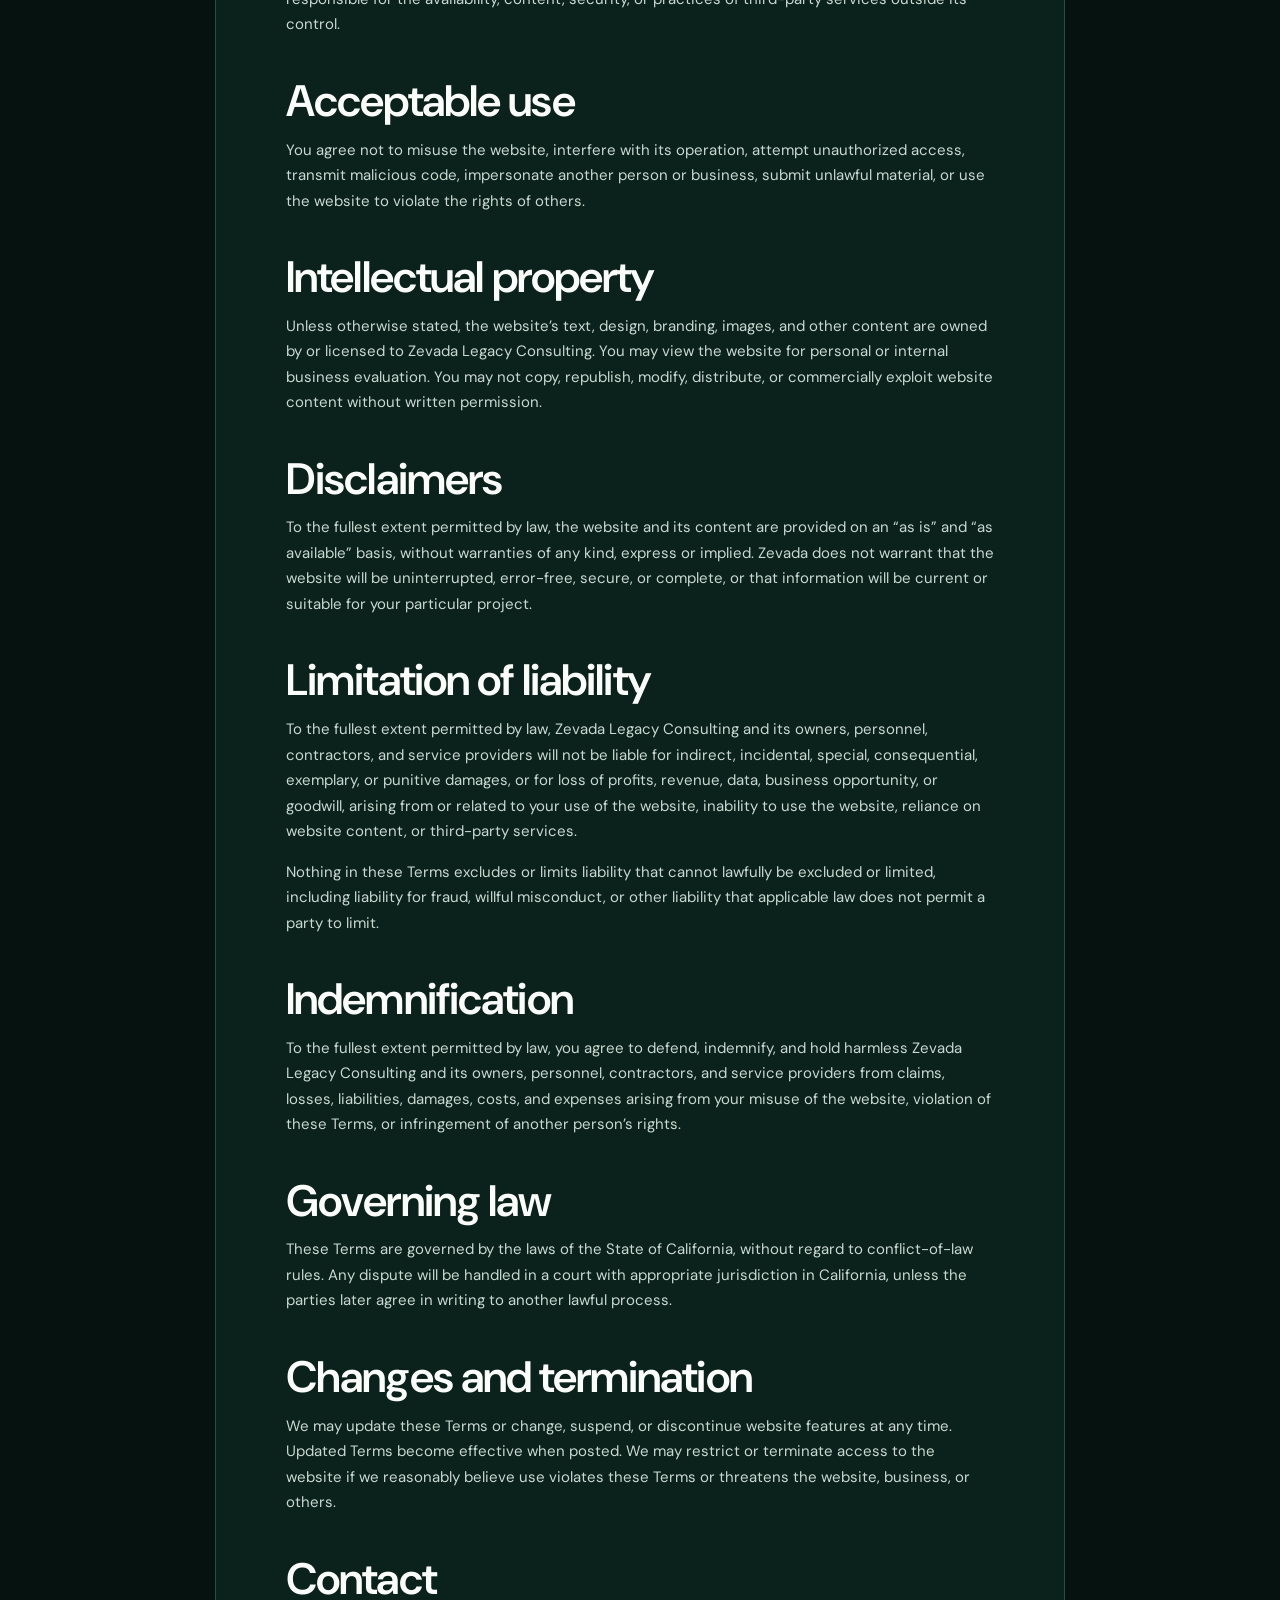
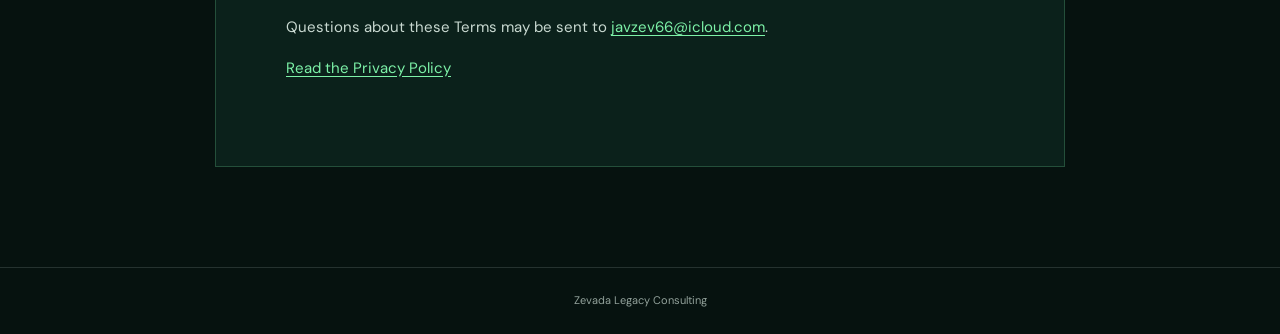
<file: terms-of-service.html>
<!doctype html>
<html lang="en">
<head>
  <meta charset="UTF-8" />
  <meta name="viewport" content="width=device-width, initial-scale=1.0" />
  <meta name="description" content="Terms of Service for Zevada Legacy Consulting." />
  <link rel="canonical" href="https://zlegacyconsulting.com/terms-of-service.html" />
  <title>Terms of Service | Zevada Legacy Consulting</title>
  <link rel="preconnect" href="https://fonts.googleapis.com" />
  <link rel="preconnect" href="https://fonts.gstatic.com" crossorigin />
  <link href="https://fonts.googleapis.com/css2?family=Barlow+Condensed:wght@500;600;700&family=DM+Sans:wght@400;500;600;700&display=swap" rel="stylesheet" />
  <link rel="icon" href="assets/brand-monogram.png" type="image/png" />
  <link rel="stylesheet" href="styles.css?v=20260922" />
  <style>
    .legal-page{background:#06120f;color:#fbfdfb}.legal-page .site-header{background:#06120f;border-bottom-color:rgba(201,217,209,.16)}.legal-page .brand-wordmark{max-width:210px;height:auto}.legal-page .nav-link{color:#c9d9d1;font-size:13px;font-weight:600}.legal-page .nav-link:hover,.legal-page .nav-link:focus-visible{color:#7df2a8}.legal-main{padding:76px 0 100px}.legal-card{max-width:850px;margin:0 auto;padding:clamp(30px,6vw,70px);background:#0b211b;border:1px solid rgba(125,242,168,.22)}.legal-card .eyebrow{color:#7df2a8}.legal-card .eyebrow span{background:#7df2a8}.legal-card h1{max-width:none;font-size:clamp(48px,7vw,78px);margin-bottom:18px}.legal-card h2{font-size:clamp(30px,4vw,44px);margin:42px 0 12px}.legal-card h3{font:600 24px/1 var(--display);margin:28px 0 10px}.legal-card p,.legal-card li{color:#c9d9d1;font-size:15px;line-height:1.7}.legal-card ul{padding-left:22px}.legal-card a{color:#7df2a8;text-decoration:underline;text-underline-offset:3px}.legal-card a:hover,.legal-card a:focus-visible{color:#fbfdfb}.legal-meta{color:#c9d9d1;font-size:13px}.legal-footer{padding:24px 0;border-top:1px solid rgba(201,217,209,.16);color:rgba(201,217,209,.72);font-size:11px;text-align:center}.legal-page a:focus-visible{outline:3px solid #7df2a8;outline-offset:4px}@media(max-width:600px){.legal-main{padding:40px 0 60px}.legal-card{padding:32px 22px}.legal-card p,.legal-card li{font-size:14px}}
  </style>
</head>
<body class="legal-page">
  <header class="site-header">
    <div class="container nav-wrap">
      <a class="brand" href="/" aria-label="Zevada Legacy Consulting home"><img class="brand-wordmark" src="assets/brand-wordmark.png" alt="Zevada Legacy Consulting" /></a>
      <a class="nav-link" href="/">Back to website</a>
    </div>
  </header>

  <main class="legal-main">
    <article class="legal-card">
      <p class="eyebrow"><span></span> Website terms</p>
      <h1>Terms of Service</h1>
      <p class="legal-meta"><strong>Effective date:</strong> September 22, 2026</p>

      <p>These Terms of Service (“Terms”) govern your use of <a href="https://zlegacyconsulting.com/">zlegacyconsulting.com</a> and related website features operated by Zevada Legacy Consulting (“Zevada,” “we,” “us,” or “our”). By using the website, you agree to these Terms. If you do not agree, do not use the website.</p>

      <h2>Website purpose</h2>
      <p>The website provides general information about Zevada Legacy Consulting, its construction consulting services, and ways to request or schedule an initial conversation. Website content is informational and does not create a client relationship, engagement, guarantee, or professional duty by itself.</p>

      <h2>Professional disclaimer</h2>
      <p>Zevada Legacy Consulting provides construction consulting and advisory services. Website content and communications do not replace licensed engineers, attorneys, insurance professionals, tax professionals, or regulatory authorities where those professionals are legally required. You are responsible for obtaining appropriate professional advice for your situation.</p>
      <p>Any observations, recommendations, or discussions are based on the information made available at the time. No specific project result, cost reduction, schedule result, safety result, or business outcome is promised.</p>

      <h2>Consultation requests and bookings</h2>
      <p>Submitting the website form or scheduling through the booking experience is a request for contact or a scheduled conversation. It does not by itself establish an engagement or guarantee that Zevada will provide services. Any professional engagement will be governed by a separate written agreement if one is offered and accepted.</p>
      <p>Do not submit confidential project documents, trade secrets, financial records, worker personal information, or other sensitive information through the initial form, booking flow, or website chat. Information submitted without a separate written confidentiality agreement may not be treated as confidential.</p>

      <h2>Third-party services</h2>
      <p>The website may use third-party services for hosting, forms, scheduling, chat, security, and related functionality. Those services may have separate terms and privacy policies. Zevada is not responsible for the availability, content, security, or practices of third-party services outside its control.</p>

      <h2>Acceptable use</h2>
      <p>You agree not to misuse the website, interfere with its operation, attempt unauthorized access, transmit malicious code, impersonate another person or business, submit unlawful material, or use the website to violate the rights of others.</p>

      <h2>Intellectual property</h2>
      <p>Unless otherwise stated, the website’s text, design, branding, images, and other content are owned by or licensed to Zevada Legacy Consulting. You may view the website for personal or internal business evaluation. You may not copy, republish, modify, distribute, or commercially exploit website content without written permission.</p>

      <h2>Disclaimers</h2>
      <p>To the fullest extent permitted by law, the website and its content are provided on an “as is” and “as available” basis, without warranties of any kind, express or implied. Zevada does not warrant that the website will be uninterrupted, error-free, secure, or complete, or that information will be current or suitable for your particular project.</p>

      <h2>Limitation of liability</h2>
      <p>To the fullest extent permitted by law, Zevada Legacy Consulting and its owners, personnel, contractors, and service providers will not be liable for indirect, incidental, special, consequential, exemplary, or punitive damages, or for loss of profits, revenue, data, business opportunity, or goodwill, arising from or related to your use of the website, inability to use the website, reliance on website content, or third-party services.</p>
      <p>Nothing in these Terms excludes or limits liability that cannot lawfully be excluded or limited, including liability for fraud, willful misconduct, or other liability that applicable law does not permit a party to limit.</p>

      <h2>Indemnification</h2>
      <p>To the fullest extent permitted by law, you agree to defend, indemnify, and hold harmless Zevada Legacy Consulting and its owners, personnel, contractors, and service providers from claims, losses, liabilities, damages, costs, and expenses arising from your misuse of the website, violation of these Terms, or infringement of another person’s rights.</p>

      <h2>Governing law</h2>
      <p>These Terms are governed by the laws of the State of California, without regard to conflict-of-law rules. Any dispute will be handled in a court with appropriate jurisdiction in California, unless the parties later agree in writing to another lawful process.</p>

      <h2>Changes and termination</h2>
      <p>We may update these Terms or change, suspend, or discontinue website features at any time. Updated Terms become effective when posted. We may restrict or terminate access to the website if we reasonably believe use violates these Terms or threatens the website, business, or others.</p>

      <h2>Contact</h2>
      <p>Questions about these Terms may be sent to <a href="mailto:javzev66@icloud.com">javzev66@icloud.com</a>.</p>

      <p><a href="privacy-policy.html">Read the Privacy Policy</a></p>
    </article>
  </main>

  <footer class="legal-footer"><div class="container">Zevada Legacy Consulting</div></footer>
</body>
</html>
</file>
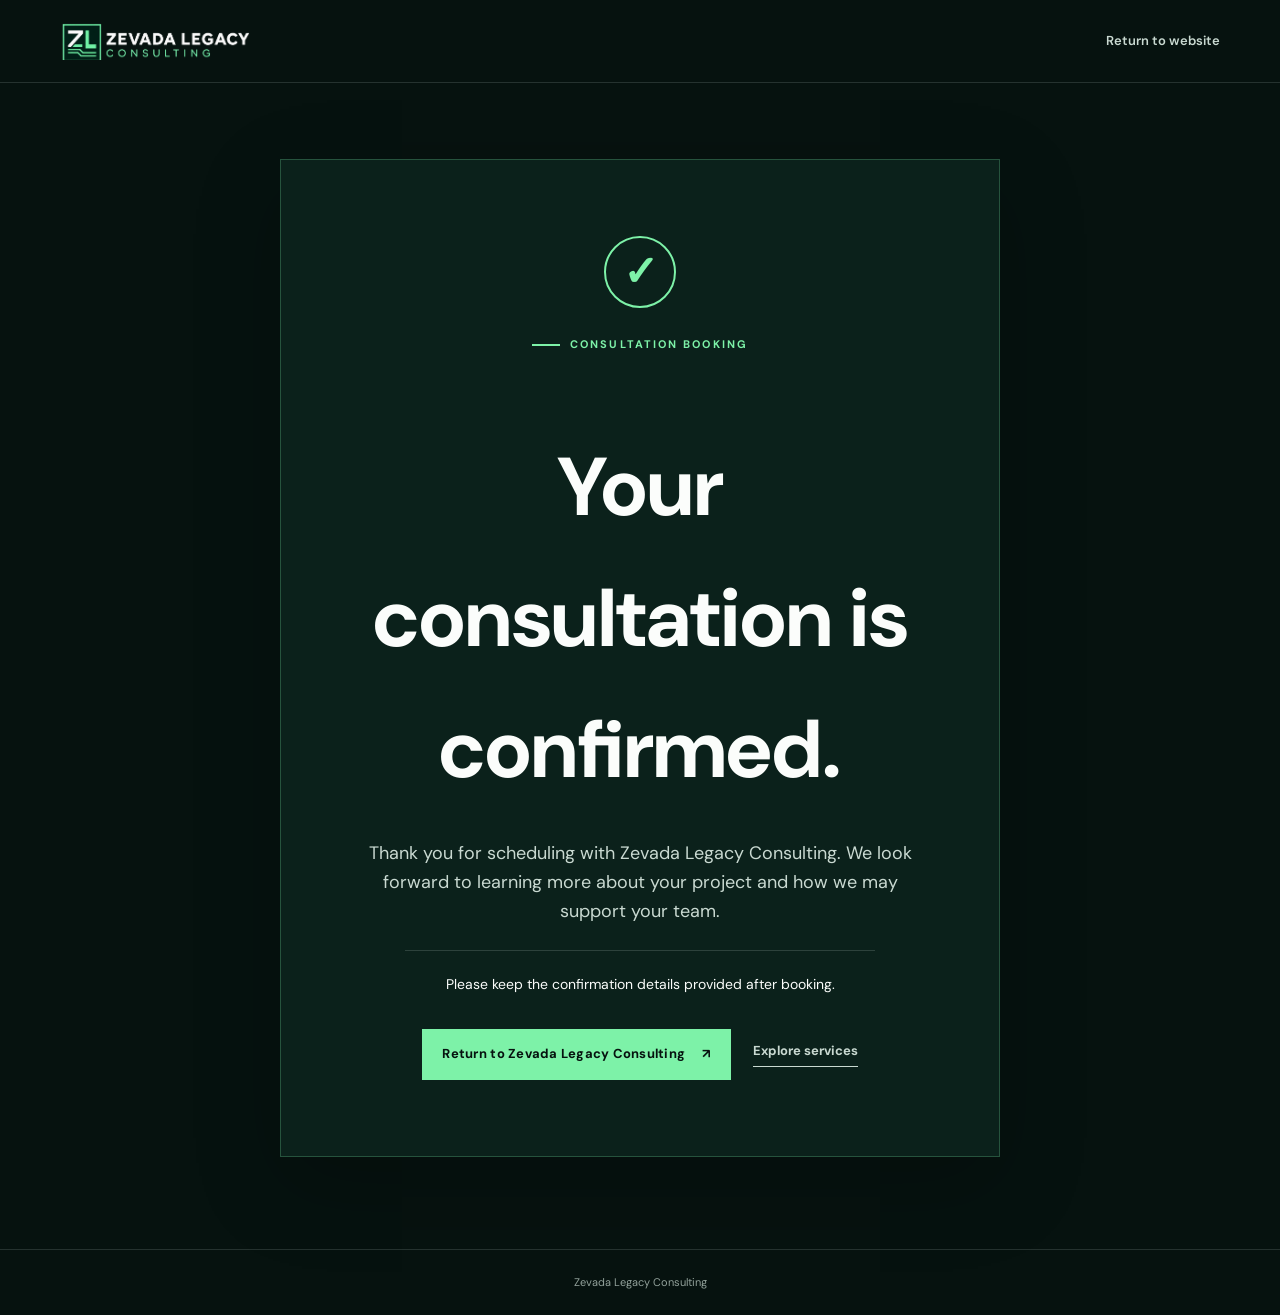
<file: thank-you.html>
<!doctype html>
<html lang="en">
<head>
  <meta charset="UTF-8" />
  <meta name="viewport" content="width=device-width, initial-scale=1.0" />
  <meta name="robots" content="noindex, nofollow" />
  <meta name="description" content="Consultation booking confirmation for Zevada Legacy Consulting." />
  <title>Consultation Confirmed | Zevada Legacy Consulting</title>
  <link rel="preconnect" href="https://fonts.googleapis.com" />
  <link rel="preconnect" href="https://fonts.gstatic.com" crossorigin />
  <link href="https://fonts.googleapis.com/css2?family=Barlow+Condensed:wght@500;600;700&family=DM+Sans:wght@400;500;600;700&display=swap" rel="stylesheet" />
  <link rel="icon" href="assets/brand-monogram.png" type="image/png" />
  <link rel="stylesheet" href="styles.css" />
  <style>
    :root {
      --thank-you-deep: #06120f;
      --thank-you-panel: #0b211b;
      --thank-you-accent: #7df2a8;
      --thank-you-text: #fbfdfb;
      --thank-you-secondary: #c9d9d1;
    }

    body.thank-you-page {
      min-height: 100vh;
      background: var(--thank-you-deep);
      color: var(--thank-you-text);
      display: flex;
      flex-direction: column;
    }

    .thank-you-page .site-header {
      background: var(--thank-you-deep);
      border-bottom-color: rgba(201, 217, 209, .16);
    }

    .thank-you-page .brand-wordmark {
      max-width: 210px;
      height: auto;
    }

    .thank-you-page .nav-link {
      color: var(--thank-you-secondary);
      font-size: 13px;
      font-weight: 600;
    }

    .thank-you-page .nav-link:hover,
    .thank-you-page .nav-link:focus-visible {
      color: var(--thank-you-accent);
    }

    .thank-you-main {
      flex: 1;
      display: grid;
      place-items: center;
      padding: 76px 0 92px;
    }

    .thank-you-card {
      width: min(100%, 720px);
      padding: clamp(34px, 7vw, 76px);
      background: var(--thank-you-panel);
      border: 1px solid rgba(125, 242, 168, .24);
      text-align: center;
      box-shadow: 0 28px 80px rgba(0, 0, 0, .22);
    }

    .success-mark {
      width: 72px;
      height: 72px;
      margin: 0 auto 28px;
      display: grid;
      place-items: center;
      border: 2px solid var(--thank-you-accent);
      border-radius: 50%;
      color: var(--thank-you-accent);
      font: 600 42px/1 var(--display);
    }

    .thank-you-card .eyebrow {
      justify-content: center;
      color: var(--thank-you-accent);
      margin-bottom: 20px;
    }

    .thank-you-card .eyebrow span {
      background: var(--thank-you-accent);
    }

    .thank-you-card h1 {
      max-width: none;
      color: var(--thank-you-text);
      font-size: clamp(48px, 8vw, 82px);
      margin-bottom: 24px;
    }

    .thank-you-card .confirmation-copy {
      max-width: 560px;
      margin: 0 auto;
      color: var(--thank-you-secondary);
      font-size: 18px;
      line-height: 1.6;
    }

    .thank-you-card .next-step {
      max-width: 470px;
      margin: 24px auto 34px;
      padding-top: 22px;
      border-top: 1px solid rgba(201, 217, 209, .18);
      color: var(--thank-you-text);
      font-size: 14px;
    }

    .thank-you-actions {
      display: flex;
      flex-wrap: wrap;
      justify-content: center;
      align-items: center;
      gap: 22px;
    }

    .thank-you-actions .button {
      background: var(--thank-you-accent);
      color: var(--thank-you-deep);
    }

    .thank-you-actions .button:hover,
    .thank-you-actions .button:focus-visible {
      background: #a0f7bd;
    }

    .thank-you-actions .secondary-link {
      color: var(--thank-you-secondary);
      font-size: 13px;
      font-weight: 700;
      border-bottom: 1px solid currentColor;
      padding-bottom: 4px;
    }

    .thank-you-actions .secondary-link:hover,
    .thank-you-actions .secondary-link:focus-visible {
      color: var(--thank-you-accent);
    }

    .thank-you-page a:focus-visible,
    .thank-you-page button:focus-visible {
      outline: 3px solid var(--thank-you-accent);
      outline-offset: 4px;
    }

    .thank-you-footer {
      padding: 24px 0;
      border-top: 1px solid rgba(201, 217, 209, .16);
      color: rgba(201, 217, 209, .72);
      font-size: 11px;
      text-align: center;
    }

    @media (max-width: 520px) {
      .thank-you-page .nav-link {
        display: none;
      }

      .thank-you-main {
        padding: 40px 0 58px;
      }

      .thank-you-card {
        padding: 38px 24px;
      }

      .thank-you-card .confirmation-copy {
        font-size: 16px;
      }

      .thank-you-actions {
        align-items: stretch;
        flex-direction: column;
      }
    }
  </style>
</head>
<body class="thank-you-page">
  <header class="site-header">
    <div class="container nav-wrap">
      <a class="brand" href="/" aria-label="Zevada Legacy Consulting home">
        <img class="brand-wordmark" src="assets/brand-wordmark.png" alt="Zevada Legacy Consulting" />
      </a>
      <a class="nav-link" href="/">Return to website</a>
    </div>
  </header>

  <main class="thank-you-main">
    <section class="thank-you-card" aria-labelledby="confirmation-heading">
      <div class="success-mark" aria-hidden="true">✓</div>
      <p class="eyebrow"><span></span> Consultation booking</p>
      <h1 id="confirmation-heading">Your consultation is confirmed.</h1>
      <p class="confirmation-copy">Thank you for scheduling with Zevada Legacy Consulting. We look forward to learning more about your project and how we may support your team.</p>
      <p class="next-step">Please keep the confirmation details provided after booking.</p>
      <div class="thank-you-actions">
        <a class="button button-accent" href="/">Return to Zevada Legacy Consulting <span aria-hidden="true">↗</span></a>
        <a class="secondary-link" href="/#services">Explore services</a>
      </div>
    </section>
  </main>

  <footer class="thank-you-footer">
    <div class="container">Zevada Legacy Consulting</div>
  </footer>
</body>
</html>
</file>
<file: styles.css>
:root{--navy:#10232f;--navy-deep:#0b1921;--ink:#1d2a2f;--muted:#65747a;--line:#ccd0c9;--sand:#e9e7df;--paper:#f6f6f2;--orange:#e39a42;--orange-dark:#b86e23;--white:#fff;--display:'Barlow Condensed',Impact,sans-serif;--body:'DM Sans',Arial,sans-serif}*{box-sizing:border-box}html{scroll-behavior:smooth}body{margin:0;color:var(--ink);background:var(--paper);font-family:var(--body);font-size:16px;line-height:1.6}a{color:inherit;text-decoration:none}button,input,select,textarea{font:inherit}.container{width:min(1160px,calc(100% - 48px));margin:0 auto}.sr-only{position:absolute;width:1px;height:1px;padding:0;margin:-1px;overflow:hidden;clip:rect(0,0,0,0);white-space:nowrap;border:0}.skip-link{position:absolute;top:-50px;left:20px;padding:10px 15px;background:var(--orange);z-index:10}.skip-link:focus{top:10px}.site-header{background:var(--navy);color:#fff;position:sticky;top:0;z-index:5;border-bottom:1px solid rgba(255,255,255,.13)}.nav-wrap{min-height:82px;display:flex;align-items:center;justify-content:space-between}.brand{display:flex;align-items:center;gap:11px;line-height:1;color:#fff}.brand-mark{display:grid;place-items:center;width:40px;height:40px;border:1px solid var(--orange);color:var(--orange);font:600 18px var(--display);letter-spacing:.06em}.brand strong,.brand small{display:block}.brand strong{font-size:13px;letter-spacing:.14em}.brand small{margin-top:5px;font-size:9px;letter-spacing:.3em;color:#aebbc0}nav{display:flex;align-items:center;gap:30px;font-size:13px;font-weight:600}nav a{color:#dbe1e1}nav a:hover,nav a:focus{color:var(--orange)}.nav-cta{border:1px solid rgba(227,154,66,.7);padding:11px 14px;color:#fff;background:transparent;cursor:pointer;font:inherit}nav .nav-cta:hover,nav .nav-cta:focus-visible{background:#7DF2A8!important;color:#06120F!important;border-color:#7DF2A8!important}.menu-toggle{display:none;background:none;border:0;color:#fff}.section-dark{background:var(--navy);color:#f5f6f3}.hero{position:relative;overflow:hidden;padding-top:94px}.hero-grid{position:absolute;inset:0;opacity:.16;background-image:linear-gradient(rgba(191,211,210,.3) 1px,transparent 1px),linear-gradient(90deg,rgba(191,211,210,.3) 1px,transparent 1px);background-size:68px 68px;mask-image:linear-gradient(90deg,#000,transparent 80%)}.hero-layout{position:relative;display:grid;grid-template-columns:1fr .8fr;gap:70px;align-items:center;min-height:500px}.eyebrow{font-size:11px;letter-spacing:.19em;text-transform:uppercase;color:var(--orange);font-weight:700;display:flex;align-items:center;gap:10px;margin:0 0 18px}.eyebrow span{display:inline-block;width:28px;height:2px;background:var(--orange)}.eyebrow.dark{color:var(--orange-dark)}.hero h1,h2{font:600 clamp(46px,6vw,84px)/.97 var(--display);letter-spacing:-.02em;margin:0;max-width:650px}.hero h1 em{font-style:normal;color:var(--orange)}.hero-lede{font:500 25px/1.15 var(--display);max-width:450px;margin:28px 0 12px}.hero-body{color:#bdc8c9;max-width:500px;margin:0}.hero-actions{display:flex;align-items:center;gap:25px;margin-top:32px}.button{display:inline-flex;align-items:center;justify-content:center;gap:17px;border:0;cursor:pointer;padding:15px 20px;font-weight:700;font-size:13px;letter-spacing:.02em}.button-accent{background:var(--orange);color:var(--navy)}.button-accent:hover{background:#f0ad54}.booking-trigger:focus-visible{outline:3px solid #7DF2A8;outline-offset:4px}.booking-widget-host{position:absolute;width:1px;height:1px;overflow:hidden;clip:rect(0 0 0 0);clip-path:inset(50%);white-space:nowrap}.text-link{display:inline-flex;gap:13px;align-items:center;font-weight:700;font-size:13px;border-bottom:1px solid currentColor;padding-bottom:4px;color:var(--navy)}.text-link.light{color:#fff}.hero-visual{height:390px;position:relative;border-left:1px solid rgba(225,237,230,.45);border-bottom:1px solid rgba(225,237,230,.45);background:radial-gradient(circle at 50% 52%,rgba(227,154,66,.22),transparent 15%),linear-gradient(140deg,transparent 49%,rgba(206,219,213,.16) 50%,transparent 51%)}.visual-label{position:absolute;left:22px;top:20px;font:12px var(--display);letter-spacing:.2em;color:#b9c5c6}.utility-line{position:absolute;height:1px;background:var(--orange);transform-origin:left center;opacity:.9}.line-a{width:73%;left:10%;top:45%;transform:rotate(-18deg)}.line-b{width:65%;left:30%;top:26%;transform:rotate(63deg);background:#aac7c1}.line-c{width:52%;left:23%;top:68%;transform:rotate(-58deg);background:#aac7c1}.node{position:absolute;border:1px solid var(--orange);background:var(--navy);width:66px;height:66px;border-radius:50%;display:grid;place-items:center;font:600 21px var(--display);color:var(--orange)}.node span{font:9px var(--body);letter-spacing:.14em;color:#fff;position:absolute;top:69px}.node-one{left:13%;top:37%}.node-two{right:18%;top:17%}.node-three{right:28%;bottom:15%}.visual-caption{position:absolute;bottom:22px;left:22px;display:grid;gap:2px;font-size:11px;color:#aebbbd}.visual-caption strong{font-size:10px;letter-spacing:.15em;color:var(--orange)}.experience-strip{position:relative;border-top:1px solid rgba(255,255,255,.2);display:grid;grid-template-columns:repeat(3,1fr);margin-top:25px;padding:25px 0 29px}.experience-strip div{display:flex;align-items:center;gap:14px;padding-left:22px;border-left:1px solid rgba(255,255,255,.22)}.experience-strip div:first-child{padding-left:0;border:0}.experience-strip b{color:var(--orange);font:600 31px var(--display)}.experience-strip span{font-size:12px;line-height:1.35;color:#bdc8c9;max-width:150px}.section-light,.section-sand{padding:110px 0}.section-light{background:var(--paper)}.section-sand{background:var(--sand)}.split-layout{display:grid;grid-template-columns:1fr 1fr;gap:90px;align-items:start}.intro h2,.industries h2{font-size:clamp(43px,5vw,69px)}.intro-copy{padding-top:44px;max-width:500px}.intro-copy p,.industries p{font-size:18px;color:#4f5f63}.intro-copy p:first-child{font-size:23px;line-height:1.35;color:var(--ink);margin-top:0}.section-heading{display:flex;justify-content:space-between;gap:60px;align-items:end;margin-bottom:54px}.section-heading h2{font-size:clamp(44px,5vw,68px)}.section-heading>p{max-width:290px;margin:0 0 4px;color:#5c6868}.service-groups{border-top:1px solid var(--line)}.service-group{display:grid;grid-template-columns:70px 1fr;gap:26px;padding:34px 0;border-bottom:1px solid var(--line)}.group-number{color:var(--orange-dark);font:600 25px var(--display)}.service-group h3{font:600 32px var(--display);text-transform:uppercase;letter-spacing:.02em;margin:0 0 20px}.service-list{display:grid;grid-template-columns:repeat(2,1fr);gap:25px 45px}.service-list h4{font-size:15px;margin:0 0 7px}.service-list p{font-size:14px;line-height:1.55;color:#5d696b;margin:0}.javier{padding:105px 0}.javier .split-layout{align-items:center}.javier h2{font-size:clamp(48px,5vw,72px)}.javier p{color:#b8c5c6;max-width:510px}.javier .large-copy{font:500 24px/1.35 var(--display);color:#f1f3ee}.portrait-placeholder{height:410px;display:flex;flex-direction:column;align-items:center;justify-content:center;border:1px solid rgba(230,241,233,.3);background:repeating-linear-gradient(135deg,transparent,transparent 30px,rgba(230,241,233,.06) 31px,transparent 32px);color:#abbabc}.portrait-placeholder span{font:600 40px/.9 var(--display);letter-spacing:.1em;color:var(--orange);text-align:center}.portrait-placeholder small{font-size:11px;margin-top:26px}.placeholder-note{border-left:2px solid var(--orange);padding-left:15px;font-size:13px;font-style:italic}.support-grid{display:grid;grid-template-columns:repeat(2,1fr);border-top:1px solid var(--line);border-left:1px solid var(--line)}.support-grid span{min-height:76px;padding:21px;border-right:1px solid var(--line);border-bottom:1px solid var(--line);font-weight:600;font-size:14px}.support-grid .placeholder-chip{color:#718084;font-style:italic}.process-grid{list-style:none;padding:0;margin:0;display:grid;grid-template-columns:repeat(5,1fr);border-top:1px solid var(--line);border-left:1px solid var(--line)}.process-grid li{padding:25px 20px 30px;border-right:1px solid var(--line);border-bottom:1px solid var(--line)}.process-grid span{color:var(--orange-dark);font:600 27px var(--display)}.process-grid h3{font:600 22px/1 var(--display);text-transform:uppercase;margin:32px 0 10px}.process-grid p{font-size:13px;color:#647072;line-height:1.45}.contact{padding:108px 0}.contact-layout{display:grid;grid-template-columns:.75fr 1fr;gap:100px}.contact h2{font-size:clamp(48px,5vw,72px)}.contact>div p:not(.eyebrow){color:#b7c3c4;max-width:420px}.contact-details{border-top:1px solid rgba(255,255,255,.25);margin-top:45px}.contact-details div{padding:15px 0;border-bottom:1px solid rgba(255,255,255,.25);display:flex;justify-content:space-between;gap:15px}.contact-details small{font-size:10px;letter-spacing:.14em;color:var(--orange)}.contact-details span{font-size:13px;color:#dae1de;text-align:right}form{display:grid;gap:17px}label{display:grid;gap:6px;font-size:11px;letter-spacing:.08em;text-transform:uppercase;color:#aebbbc;font-weight:700}.form-row{display:grid;grid-template-columns:1fr 1fr;gap:14px}input,select,textarea{width:100%;border:1px solid rgba(203,221,215,.3);background:rgba(255,255,255,.06);color:#fff;padding:11px 12px;font-size:14px;outline:none;text-transform:none;letter-spacing:0;resize:vertical}select option{color:var(--ink)}input:focus,select:focus,textarea:focus{border-color:var(--orange);box-shadow:0 0 0 2px rgba(227,154,66,.15)}.consent{display:flex;grid-template-columns:none;align-items:flex-start;gap:8px;text-transform:none;letter-spacing:0;font-size:11px;line-height:1.35;font-weight:400}.consent input{width:auto;margin-top:2px}.form-note{font-size:11px!important;color:#8fa0a2!important;margin:0}.form-status{font-size:13px!important;color:var(--orange)!important;margin:0}.site-footer{background:var(--navy-deep);color:#fff;padding:45px 0 25px}.footer-top{display:flex;align-items:center;justify-content:space-between;gap:30px;padding-bottom:40px}.footer-top p{font-size:13px;color:#aebabc;margin:0}.footer-bottom,.disclaimer{border-top:1px solid rgba(255,255,255,.15);padding-top:18px;color:#8d9da0;font-size:11px;display:flex;justify-content:space-between;gap:20px}.disclaimer{display:block;line-height:1.5;margin-top:22px;padding-top:18px}.disclaimer strong{color:#cbd4d1}.footer-bottom span:last-child{color:#708286}
@media(max-width:850px){.container{width:min(100% - 34px,650px)}.menu-toggle{display:grid;gap:4px;padding:8px}.menu-toggle span{width:23px;height:2px;background:#fff}nav{display:none;position:absolute;top:82px;left:0;right:0;padding:18px 25px 25px;background:var(--navy);flex-direction:column;align-items:stretch;gap:0;border-top:1px solid rgba(255,255,255,.15)}nav.is-open{display:flex}nav a{padding:12px 0}.nav-cta{text-align:center;margin-top:10px}.hero{padding-top:65px}.hero-layout,.split-layout,.contact-layout{grid-template-columns:1fr;gap:45px}.hero-layout{min-height:auto}.hero h1{font-size:64px}.hero-visual{height:300px}.experience-strip{grid-template-columns:1fr;gap:15px}.experience-strip div,.experience-strip div:first-child{padding:11px 0;border-left:0;border-top:1px solid rgba(255,255,255,.22)}.experience-strip div:first-child{border-top:0}.section-light,.section-sand,.javier,.contact{padding:75px 0}.intro-copy{padding-top:0}.section-heading{display:block;margin-bottom:40px}.section-heading>p{margin-top:25px}.service-list{grid-template-columns:1fr;gap:20px}.process-grid{grid-template-columns:1fr}.process-grid h3{margin-top:18px}.footer-top{align-items:start;flex-direction:column}.footer-bottom{flex-direction:column;gap:4px}.contact-layout{gap:55px}.booking-trigger{max-width:100%}}
@media(max-width:520px){.hero h1{font-size:52px}.hero-lede{font-size:22px}.hero-actions{align-items:flex-start;flex-direction:column;gap:18px}.hero-visual{height:270px}.service-group{grid-template-columns:45px 1fr;gap:8px}.service-group h3{font-size:27px}.support-grid{grid-template-columns:1fr}.form-row{grid-template-columns:1fr}.contact-details div{display:grid;gap:4px}.contact-details span{text-align:left}.brand strong{font-size:11px}}

/* Editorial consulting components inspired by the reference sites. */
.principles{padding:0}.principle-grid{display:grid;grid-template-columns:repeat(3,1fr);border-left:1px solid rgba(255,255,255,.2)}.principle-grid article{padding:30px 32px 34px;border-right:1px solid rgba(255,255,255,.2)}.principle-index,.outcome-grid article>span{font:600 12px var(--display);letter-spacing:.18em;color:var(--orange)}.principle-grid h3{font:600 28px var(--display);text-transform:uppercase;margin:20px 0 5px}.principle-grid p{font-size:13px;color:#aebbbe;max-width:260px;margin:0;line-height:1.5}.outcomes{padding-top:105px}.outcome-grid{display:grid;grid-template-columns:repeat(4,1fr);border-top:1px solid var(--line);border-left:1px solid var(--line)}.outcome-grid article{padding:27px 23px 30px;border-right:1px solid var(--line);border-bottom:1px solid var(--line);display:flex;flex-direction:column;align-items:flex-start}.outcome-grid h3{font:600 30px/.98 var(--display);text-transform:uppercase;margin:27px 0 13px}.outcome-grid p{font-size:13px;line-height:1.5;color:#5d696b;margin:0 0 24px}.outcome-grid .text-link{font-size:11px;margin-top:auto}.experience{padding-top:105px}.story-grid{display:grid;grid-template-columns:repeat(3,1fr);gap:18px}.story-card{background:var(--paper);border:1px solid var(--line)}.story-image{height:185px;background:linear-gradient(135deg,#c9d0ca,#9eaaa6);display:flex;align-items:center;justify-content:center;position:relative;overflow:hidden}.story-image img{position:absolute;inset:0;width:100%;height:100%;object-fit:cover}.story-image:before{content:"";position:absolute;inset:0;background-image:linear-gradient(rgba(16,35,47,.18) 1px,transparent 1px),linear-gradient(90deg,rgba(16,35,47,.18) 1px,transparent 1px);background-size:28px 28px;transform:skewY(-9deg) scale(1.2)}.story-image span{position:relative;text-align:center;font:600 25px/.95 var(--display);letter-spacing:.08em;color:#fff;text-shadow:0 2px 12px rgba(0,0,0,.8);z-index:1}.story-image b{position:absolute;right:16px;top:13px;color:#fff;text-shadow:0 2px 8px rgba(0,0,0,.8);font:600 27px var(--display);z-index:2}.story-copy{padding:22px 22px 24px}.story-copy small{font-size:9px;letter-spacing:.14em;color:var(--orange-dark);font-weight:700}.story-copy h3{font:600 27px/1 var(--display);margin:15px 0 10px;text-transform:uppercase}.story-copy p{font-size:13px;color:#5d696b;line-height:1.5;min-height:58px}.story-copy .text-link{font-size:11px}
@media(max-width:850px){.principle-grid,.outcome-grid,.story-grid{grid-template-columns:1fr}.principle-grid article{border-bottom:1px solid rgba(255,255,255,.2)}.outcome-grid article{min-height:250px}.story-image{height:220px}}

/* Brand tokens from the design requirements. The latest owner-approved content decisions remain authoritative. */
:root{--navy:#0b211b;--navy-deep:#06120f;--ink:#10221c;--line:#c9d9d1;--sand:#f1f6f2;--paper:#fbfdfb;--orange:#7df2a8;--orange-dark:#177847;--display:'DM Sans',Arial,Helvetica,sans-serif}
@media(prefers-reduced-motion:reduce){html{scroll-behavior:auto}*,*::before,*::after{animation-duration:.01ms!important;animation-iteration-count:1!important;transition-duration:.01ms!important}}
.mission{padding-top:100px;padding-bottom:100px}.mission-layout{display:grid;grid-template-columns:.85fr 1.15fr;gap:90px;align-items:start}.mission h2{font-size:clamp(44px,5vw,68px)}.mission-lede{font-size:20px;line-height:1.4;color:#4f5f63;max-width:480px;margin:28px 0 0}.belief-grid{display:grid;grid-template-columns:repeat(3,1fr);border-top:2px solid var(--navy)}.belief-grid article{padding:23px 20px 0;border-right:1px solid var(--line)}.belief-grid article:last-child{border-right:0}.belief-grid span{font:600 13px var(--display);letter-spacing:.15em;color:var(--orange-dark)}.belief-grid h3{font:700 clamp(24px,3vw,37px)/1 var(--display);margin:24px 0 12px;text-transform:uppercase;color:var(--navy)}.belief-grid p{font-size:13px;line-height:1.55;color:#5d696b;margin:0}
@media(max-width:850px){.mission-layout{grid-template-columns:1fr;gap:45px}.mission{padding-top:75px;padding-bottom:75px}}
@media(max-width:520px){.belief-grid{grid-template-columns:1fr}.belief-grid article{border-right:0;border-bottom:1px solid var(--line);padding:21px 0}.belief-grid article:last-child{border-bottom:0}}
.hero-visual{height:390px;overflow:hidden;border:1px solid rgba(125,242,168,.4);background:#092018;isolation:isolate}.hero-visual::after{content:"";position:absolute;inset:0;background:linear-gradient(90deg,rgba(9,32,24,.2),transparent 58%),linear-gradient(0deg,rgba(9,32,24,.4),transparent 48%);z-index:1;pointer-events:none}.hero-visual img{display:block;width:100%;height:100%;object-fit:cover;object-position:center;filter:saturate(1) hue-rotate(8deg) brightness(.98);transform:scale(1.01)}.hero-visual .visual-caption{z-index:2;color:#d6e7dc}.hero-visual .visual-caption strong{color:var(--orange)}
.hero{min-height:720px;padding-top:94px;display:flex;flex-direction:column;justify-content:flex-end}.hero-background{position:absolute;inset:0;z-index:0;overflow:hidden;background:#092018}.hero-background::after{content:"";position:absolute;inset:0;background:linear-gradient(90deg,rgba(9,32,24,.78) 0%,rgba(9,32,24,.52) 34%,rgba(9,32,24,.12) 72%,rgba(9,32,24,.28) 100%),linear-gradient(0deg,rgba(9,32,24,.56) 0%,transparent 48%,rgba(9,32,24,.12) 100%)}.hero-background img{display:block;width:100%;height:100%;object-fit:cover;object-position:center;filter:saturate(1) hue-rotate(8deg) brightness(1.08);transform:scale(1.01)}.hero .hero-grid{display:none}.hero .hero-layout{display:block;min-height:480px;width:min(1160px,calc(100% - 48px));z-index:1}.hero-copy{max-width:650px;padding-top:50px}.hero .experience-strip{z-index:1}.nav-cta{border-color:rgba(125,242,168,.78)!important}
@media(max-width:850px){.hero{min-height:760px}.hero .hero-layout{min-height:530px;width:min(100% - 34px,650px)}.hero-background img{object-position:62% center}.hero-background::after{background:linear-gradient(90deg,rgba(9,32,24,.82),rgba(9,32,24,.48) 65%,rgba(9,32,24,.25)),linear-gradient(0deg,rgba(9,32,24,.62),transparent 55%)}}
.brand-wordmark{display:block;width:190px;height:auto;max-height:52px;object-fit:contain;object-position:left center}.footer-top .brand-wordmark{width:225px}@media(max-width:520px){.brand-wordmark{width:175px}.footer-top .brand-wordmark{width:210px}}
.portrait-placeholder{overflow:hidden;background:var(--navy-deep)}.portrait-photo{display:block;width:100%;height:100%;object-fit:cover;object-position:center 24%}
.social-link{display:inline-flex;align-items:center;gap:11px;margin:8px 0 25px;color:#fff;font-size:13px;font-weight:700;border-bottom:1px solid rgba(255,255,255,.55);padding-bottom:7px;transition:color .2s ease,border-color .2s ease}.social-link:hover,.social-link:focus{color:var(--orange);border-color:var(--orange)}.linkedin-icon{display:grid;place-items:center;width:25px;height:25px;border-radius:3px;background:#0a66c2;color:#fff;font:700 15px/1 Arial,sans-serif;letter-spacing:-.06em}
.portrait-placeholder{height:auto}.portrait-photo{height:auto;object-fit:contain;object-position:center}
</file>
